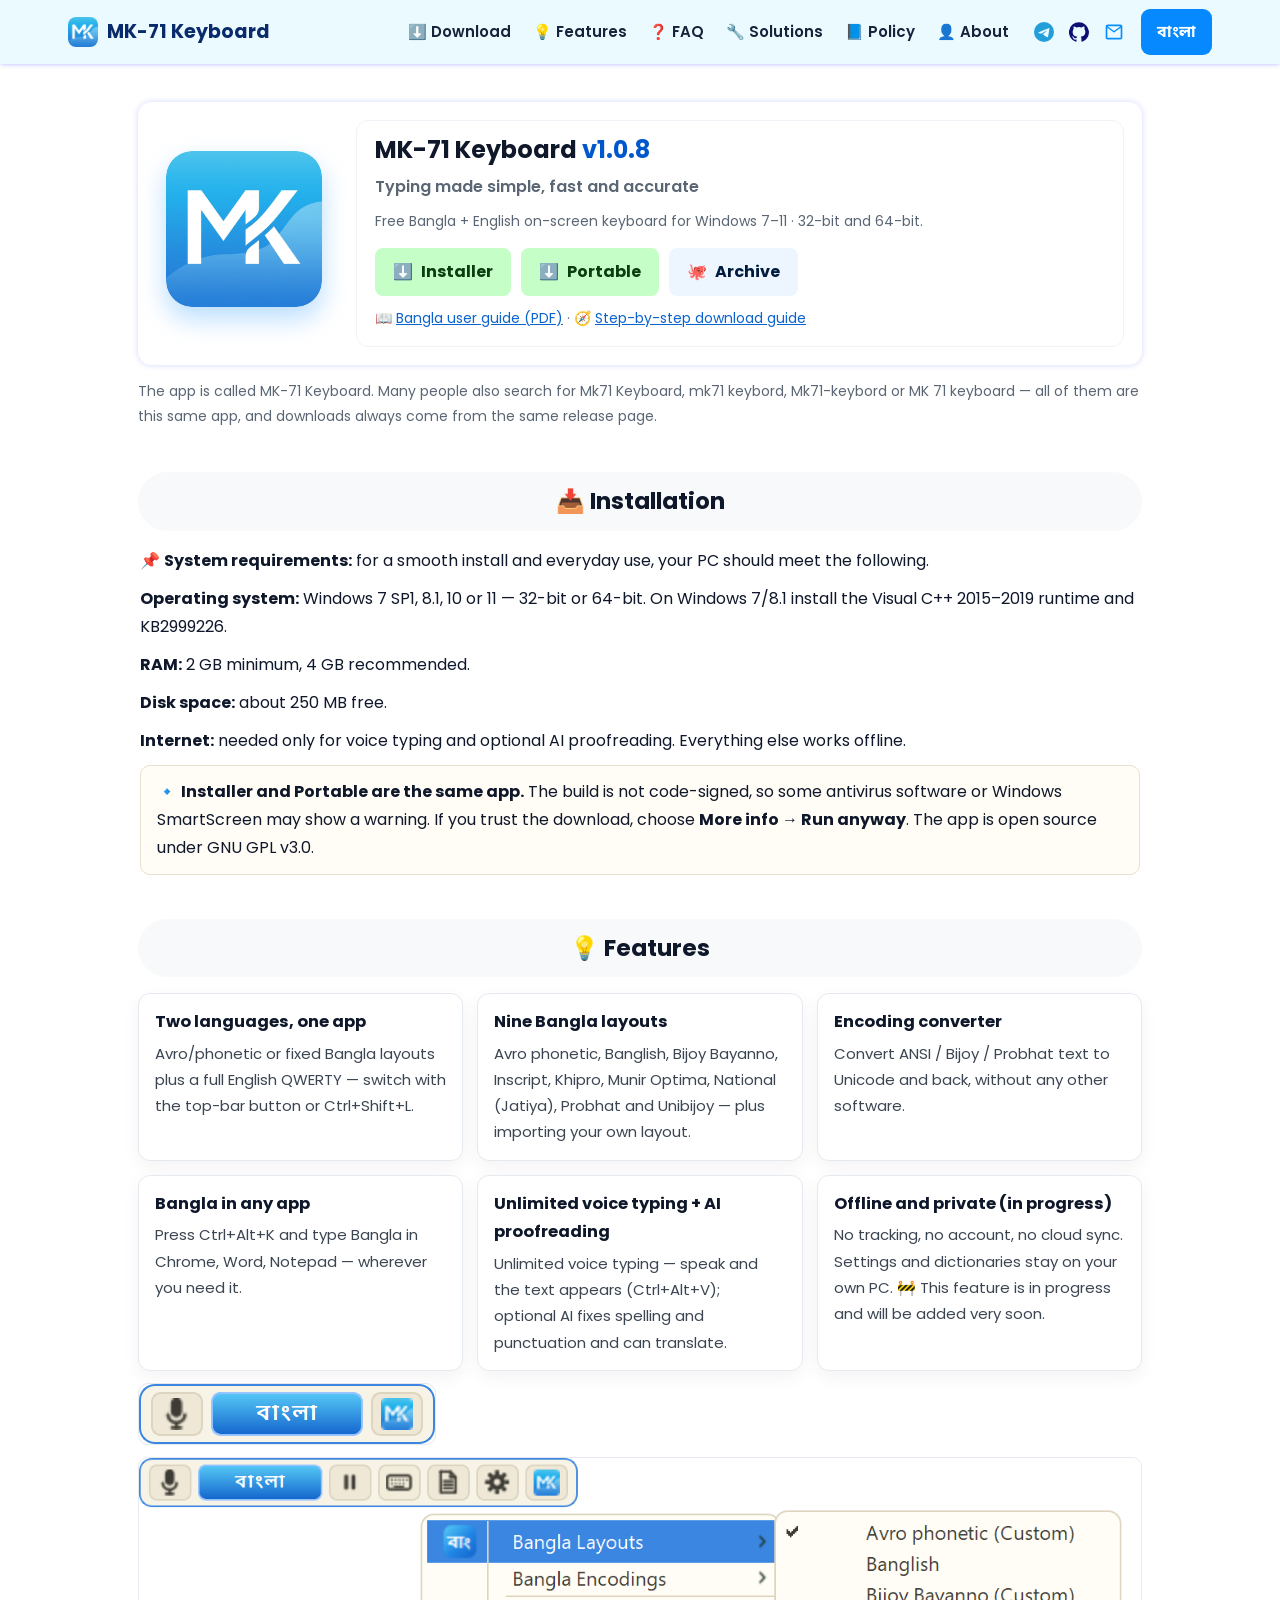
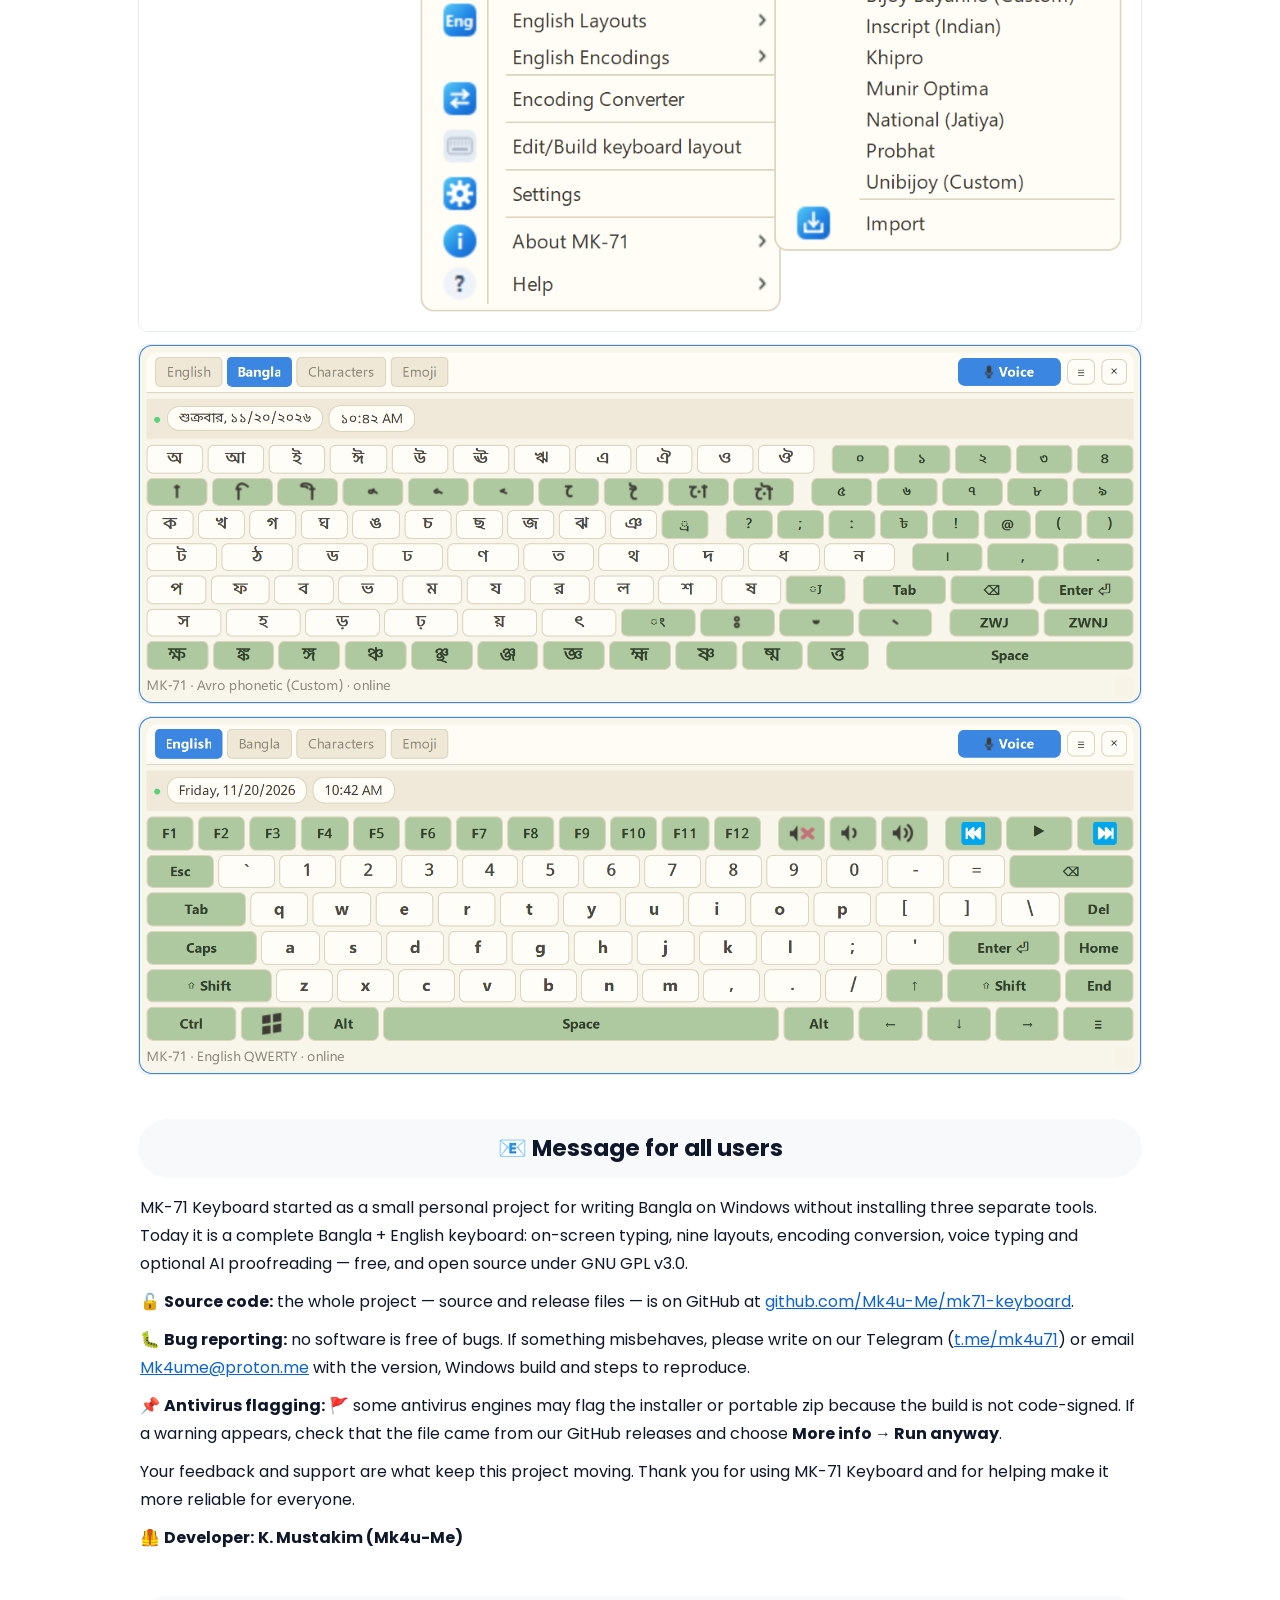
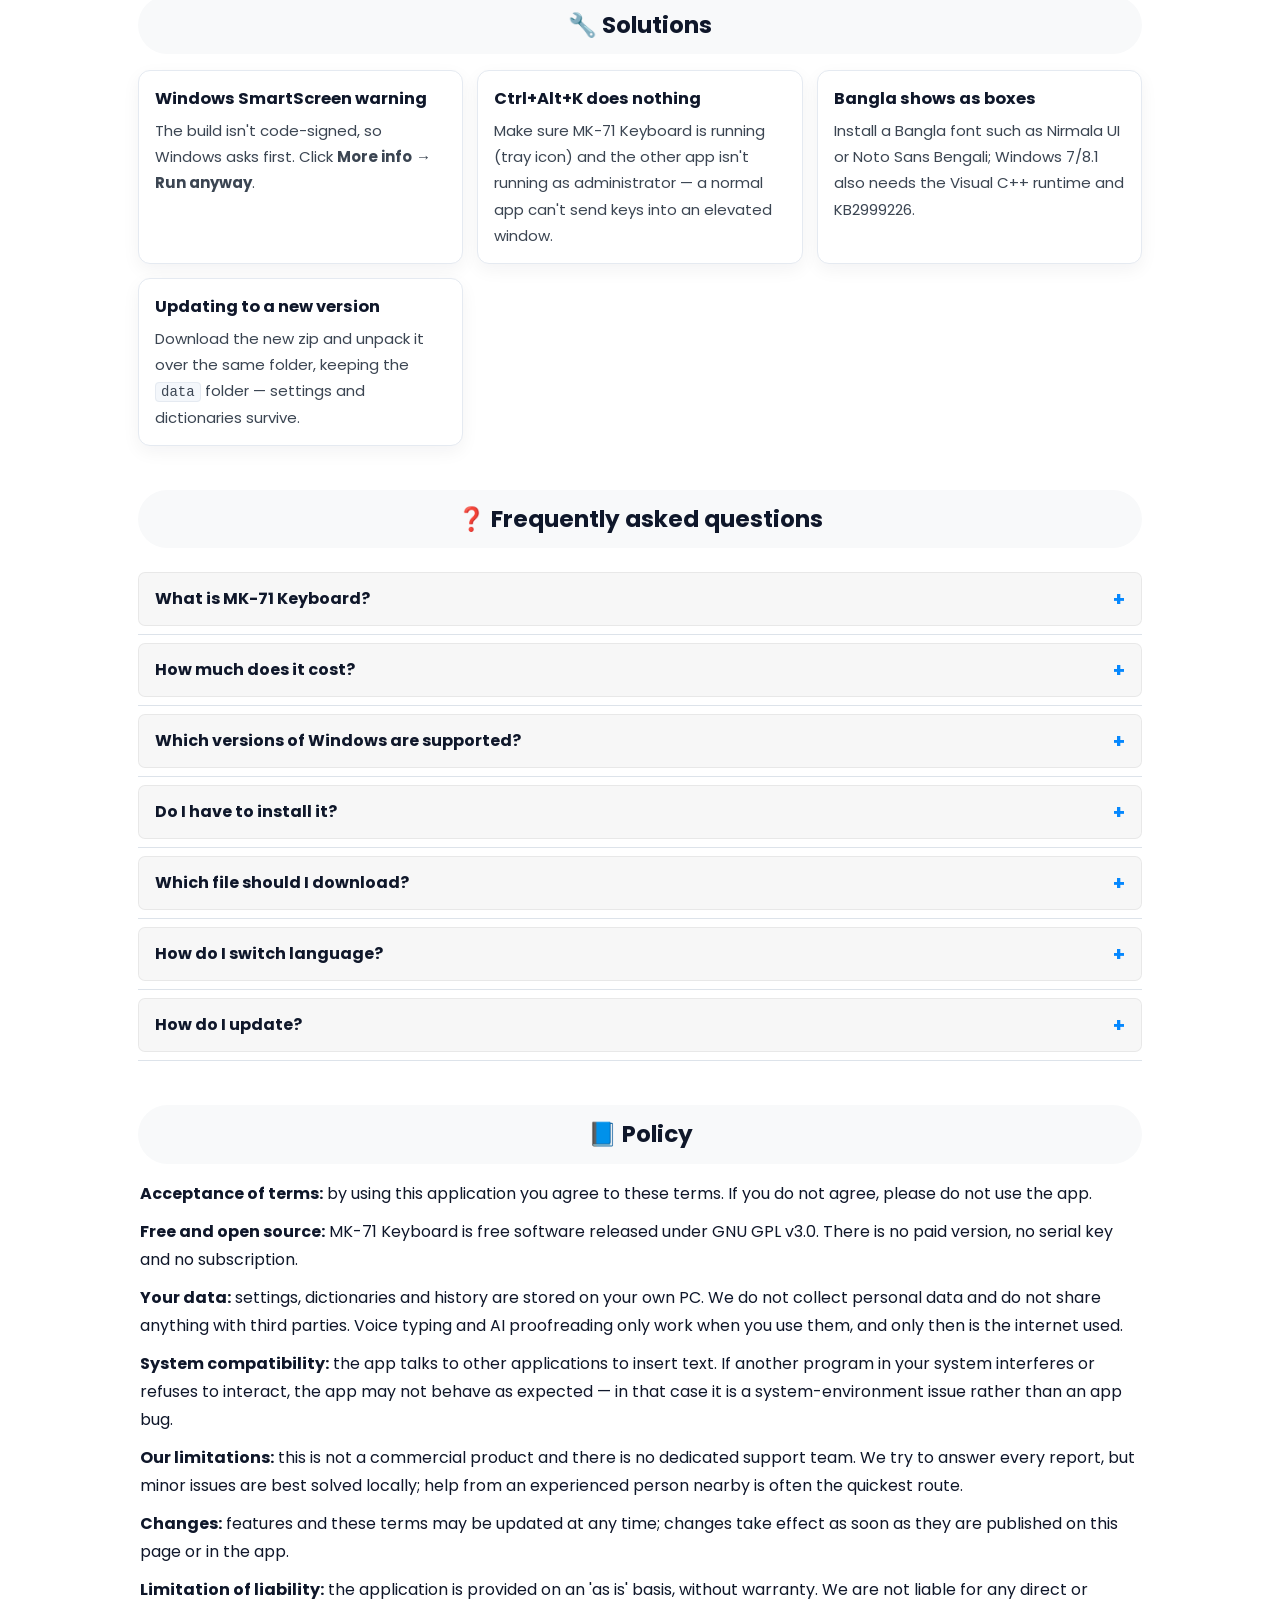
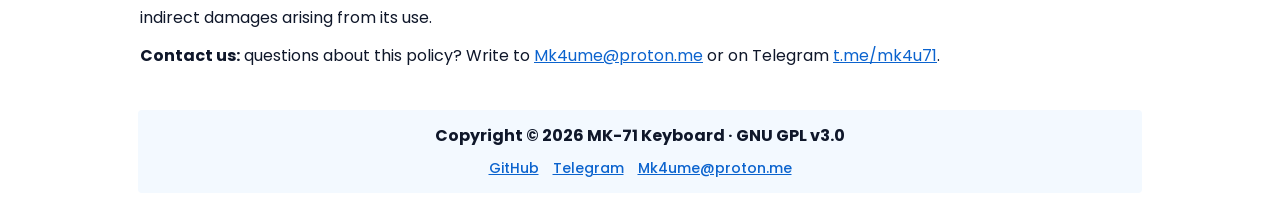
<file: docs/index.html>
<!DOCTYPE html>
<html lang="bn">
<head>
<meta charset="utf-8">
<script>document.documentElement.classList.add("lang-loading");</script>
<meta name="viewport" content="width=device-width, initial-scale=1">
<title>MK-71 Keyboard — বাংলা ও English ভয়েস টাইপিং কিবোর্ড (Windows) | Mk71 Keyboard</title>
<meta name="description" content="MK-71 Keyboard (Mk71 Keyboard / mk71 keyboard) — Windows 7–11-এর জন্য বাংলা ও English অন-স্ক্রিন কিবোর্ড। Avro, বিজয় ৫২, Probhat, Unibijoy লেআউট, এনকোডিং কনভার্টার, ভয়েস টাইপিং ও ঐচ্ছিক AI প্রুফরিডিং। ফ্রি ডাউনলোড (64-bit ও 32-bit)।">
<meta name="keywords" content="MK-71 Keyboard, Mk71 Keyboard, mk71 keyboard, mk71-keybord, Mk71-keybord, mk71 keybord, MK 71 keyboard, বাংলা কিবোর্ড, Bangla keyboard for Windows, Bengali keyboard, Avro keyboard alternative, Bijoy 52, অভ্র কিবোর্ড, বিজয় ৫২, on-screen keyboard, ভয়েস টাইপিং">
<meta name="robots" content="index,follow,max-image-preview:large">
<meta name="google-site-verification" content="6675398ffe9e28ad">
<link rel="canonical" href="https://mk4u-me.github.io/mk71-keyboard/">
<link rel="icon" href="https://mk4u-me.github.io/mk71-keyboard/favicon.ico" sizes="any">
<link rel="icon" type="image/png" sizes="48x48" href="https://mk4u-me.github.io/mk71-keyboard/img/favicon-48.png">
<link rel="icon" type="image/png" sizes="96x96" href="https://mk4u-me.github.io/mk71-keyboard/img/favicon-96.png">
<link rel="icon" type="image/png" sizes="192x192" href="https://mk4u-me.github.io/mk71-keyboard/img/favicon-192.png">
<link rel="apple-touch-icon" href="https://mk4u-me.github.io/mk71-keyboard/img/favicon-192.png">
<meta name="twitter:card" content="summary_large_image">
<meta name="twitter:title" content="MK-71 Keyboard — বাংলা ও English ভয়েস টাইপিং কিবোর্ড (Windows)">
<meta name="twitter:description" content="Windows-এর জন্য ফ্রি বাংলা কিবোর্ড: Avro/বিজয় লেআউট, এনকোডিং কনভার্টার, ভয়েস টাইপিং।">
<meta name="twitter:image" content="https://mk4u-me.github.io/mk71-keyboard/screenshots/keyboard-bangla.png">
<meta property="og:type" content="website">
<meta property="og:site_name" content="MK-71 Keyboard">
<meta property="og:title" content="MK-71 Keyboard — বাংলা ও English ভয়েস টাইপিং কিবোর্ড (Windows)">
<meta property="og:description" content="Windows-এর জন্য বাংলা ও English কিবোর্ড: Avro/বিজয় লেআউট, এনকোডিং কনভার্টার, ভয়েস টাইপিং, AI প্রুফরিডিং। ফ্রি ডাউনলোড।">
<meta property="og:url" content="https://mk4u-me.github.io/mk71-keyboard/">
<meta property="og:image" content="https://mk4u-me.github.io/mk71-keyboard/screenshots/keyboard-bangla.png">
<script type="application/ld+json">
{
  "@context": "https://schema.org",
  "@type": "SoftwareApplication",
  "name": "MK-71 Keyboard",
  "alternateName": ["Mk71 Keyboard", "MK71 Keyboard", "MK 71 Keyboard", "mk71 keyboard", "mk71-keybord", "MK71 কিবোর্ড"],
  "applicationCategory": "UtilitiesApplication",
  "operatingSystem": "Windows 7, Windows 8.1, Windows 10, Windows 11",
  "description": "বাংলা ও English on-screen keyboard for Windows with phonetic and fixed Bangla layouts, encoding converter, voice typing and optional AI proofreading.",
  "url": "https://mk4u-me.github.io/mk71-keyboard/",
  "downloadUrl": "https://github.com/Mk4u-Me/mk71-keyboard/releases/latest",
  "softwareVersion": "1.0.8",
  "offers": { "@type": "Offer", "price": "0", "priceCurrency": "BDT" },
  "publisher": { "@type": "Organization", "name": "MK-71", "url": "https://github.com/Mk4u-Me" },
  "codeRepository": "https://github.com/Mk4u-Me/mk71-keyboard",
  "sameAs": [
    "https://github.com/Mk4u-Me/mk71-keyboard",
    "https://github.com/Mk4u-Me",
    "https://t.me/mk4u71"
  ],
  "screenshot": "https://mk4u-me.github.io/mk71-keyboard/screenshots/keyboard-bangla.png"
}
</script>
<script type="application/ld+json">
{
  "@context": "https://schema.org",
  "@type": "FAQPage",
  "mainEntity": [
    {
      "@type": "Question",
      "name": "Mk71 Keyboard কী?",
      "acceptedAnswer": { "@type": "Answer", "text": "Mk71 Keyboard (MK-71 Keyboard) হলো Windows-এর জন্য একটি ফ্রি বাংলা ও English কিবোর্ড অ্যাপ — অন-স্ক্রিন কিবোর্ড, ভয়েস টাইপিং, ANSI/Bijoy এনকোডিং কনভার্টার আর ঐচ্ছিক AI প্রুফরিডিং একসাথে।" }
    },
    {
      "@type": "Question",
      "name": "MK-71 Keyboard কি ফ্রি?",
      "acceptedAnswer": { "@type": "Answer", "text": "হ্যাঁ, সম্পূর্ণ ফ্রি ও ওপেন সোর্স (GNU GPL v3.0)। অ্যাক্টিভেশন, লাইসেন্স কি বা সাবস্ক্রিপশন নেই।" }
    },
    {
      "@type": "Question",
      "name": "কোন Windows-এ চলে?",
      "acceptedAnswer": { "@type": "Answer", "text": "Windows 7 SP1, 8.1, 10 ও 11 — ৩২-বিট ও ৬৪-বিট দুটোতেই।" }
    },
    {
      "@type": "Question",
      "name": "ইনস্টল করতে হবে?",
      "acceptedAnswer": { "@type": "Answer", "text": "না। পোর্টেবল জিপ আনজিপ করে MK-71 Keyboard.exe চালালেই হয়; চাইলে ইনস্টলারও আছে।" }
    },
    {
      "@type": "Question",
      "name": "কোন ফাইল নামাবো?",
      "acceptedAnswer": { "@type": "Answer", "text": "৬৪-বিট Windows-এর জন্য Windows_x64_Portable.zip, পুরোনো ৩২-বিট Windows 7/8.1-এর জন্য Windows_x32_Portable.zip। সেটআপ উইজার্ড চাইলে Windows_x64_Installer.zip বা Windows_x32_Installer.zip।" }
    },
    {
      "@type": "Question",
      "name": "ভাষা কীভাবে বদলাবো?",
      "acceptedAnswer": { "@type": "Answer", "text": "টপ বারের বাংলা/English বাটন, অথবা Ctrl+Shift+L। অন্য যেকোনো অ্যাপে বাংলা লিখতে Ctrl+Alt+K।" }
    }
  ]
}
</script>
<link rel="preconnect" href="https://fonts.googleapis.com">
<link rel="preconnect" href="https://fonts.gstatic.com" crossorigin>
<link href="https://fonts.googleapis.com/css2?family=Poppins:wght@400;500;600;700&family=Noto+Sans+Bengali:wght@400;600;700&display=swap" rel="stylesheet">
<link rel="stylesheet" href="style.css?v=1.1.1">
</head>
<body>

<nav class="nav">
  <div class="bar">
    <a class="brand" href="index.html"><img src="img/icon.png" alt="MK-71 Keyboard" width="30" height="30"><strong>MK-71 Keyboard</strong></a>
    <button class="nav-toggle" id="navToggle" type="button" aria-label="মেনু" aria-controls="navLinks" aria-expanded="false">
      <svg viewBox="0 0 24 24" aria-hidden="true"><path d="M3 6h18v2H3V6zm0 5h18v2H3v-2zm0 5h18v2H3v-2z"/></svg>
    </button>
    <ul class="nav-links" id="navLinks">
      <li><a href="download.html" data-en="⬇️ Download">⬇️ ডাউনলোড</a></li>
      <li><a href="#features" data-en="💡 Features">💡 ফিচার</a></li>
      <li><a href="#faq" data-en="❓ FAQ">❓ প্রশ্ন</a></li>
      <li><a href="#solutions" data-en="🔧 Solutions">🔧 সমাধান</a></li>
      <li><a href="#policy" data-en="📘 Policy">📘 নীতি</a></li>
      <li><a href="about.html" data-en="👤 About">👤 আমাদের সম্পর্কে</a></li>
      <li class="socials">
        <a href="https://t.me/mk4u71" target="_blank" rel="noopener" aria-label="Telegram" title="Telegram"><svg viewBox="0 0 24 24" style="fill:#229ED9" aria-hidden="true"><path d="M12 0a12 12 0 1 0 0 24 12 12 0 0 0 0-24zm5.9 7.2c.1 0 .3 0 .5.2.2.1.2.3.2.5l-.2.5-1.4 8.6c-.2.9-.5 1.2-.8 1.2-.7.1-1.2-.5-1.9-.9-1.1-.7-1.7-1.1-2.7-1.8-1.2-.8-.4-1.2.3-1.9.2-.2 3.2-3 3.3-3.2v-.2c0-.1-.2-.1-.2 0-.1 0-1.8 1.1-5.1 3.3-.5.3-.9.5-1.3.5-.4 0-1.3-.2-1.9-.4-.8-.2-1.4-.4-1.3-.8 0-.2.3-.4.9-.7 3.5-1.5 5.8-2.5 7-3 3.3-1.4 4-1.6 4.5-1.6z"/></svg></a>
        <a href="https://github.com/Mk4u-Me/mk71-keyboard" target="_blank" rel="noopener" aria-label="GitHub" title="GitHub"><svg viewBox="0 0 24 24" style="fill:#0e0f73" aria-hidden="true"><path d="M12 .3a12 12 0 0 0-3.8 23.4c.6.1.8-.3.8-.6v-2c-3.3.7-4-1.6-4-1.6-.5-1.4-1.3-1.8-1.3-1.8-1.1-.7.1-.7.1-.7 1.2.1 1.8 1.2 1.8 1.2 1.1 1.8 2.8 1.3 3.5 1 .1-.8.4-1.3.8-1.6-2.7-.3-5.5-1.3-5.5-5.9 0-1.3.5-2.4 1.2-3.2-.1-.3-.5-1.5.1-3.2 0 0 1-.3 3.3 1.2a11.5 11.5 0 0 1 6 0c2.3-1.5 3.3-1.2 3.3-1.2.6 1.7.2 2.9.1 3.2.8.8 1.2 1.9 1.2 3.2 0 4.6-2.8 5.6-5.5 5.9.4.4.8 1.1.8 2.2v3.3c0 .3.2.7.8.6A12 12 0 0 0 12 .3z"/></svg></a>
        <a href="mailto:Mk4ume@proton.me" aria-label="Email" title="Email"><svg viewBox="0 0 24 24" style="fill:#068eff" aria-hidden="true"><path d="M2 5.5A2.5 2.5 0 0 1 4.5 3h15A2.5 2.5 0 0 1 22 5.5v13a2.5 2.5 0 0 1-2.5 2.5h-15A2.5 2.5 0 0 1 2 18.5v-13zm2.2-.5 7.8 5.8L19.8 5H4.2zM20 6.9l-7.4 5.5a1 1 0 0 1-1.2 0L4 6.9v11.6c0 .3.2.5.5.5h15c.3 0 .5-.2.5-.5V6.9z"/></svg></a>
      </li>
      <li><button class="pill" id="langBtn" type="button">English</button></li>
    </ul>
  </div>
</nav>

<main class="wrap">

  <section class="hero">
    <div class="hero-logo">
      <a href="MK-71%20Keyboard%20-%20User%20Guide.pdf" target="_blank" rel="noopener" title="বাংলা ইউজার গাইড (PDF)">
        <img src="img/icon.png" alt="MK-71 Keyboard আইকন" width="156" height="156">
      </a>
    </div>
    <div class="card">
      <h1>MK-71 Keyboard <span class="ver">v1.0.8</span></h1>
      <p class="tagline" data-en="Typing made simple, fast and accurate">টাইপিং হোক সহজ, দ্রুত আর নির্ভুল</p>
      <p class="mini" data-en="Free Bangla + English on-screen keyboard for Windows 7–11 · 32-bit and 64-bit.">Windows ৭–১১-এর জন্য ফ্রি বাংলা + English অন-স্ক্রিন কিবোর্ড · ৩২ ও ৬৪-বিট।</p>
      <div class="btns">
        <button class="btn btn-installer" type="button" data-open-modal>⬇️ <strong>Installer</strong></button>
        <button class="btn btn-installer" type="button" data-open-modal>⬇️ <strong>Portable</strong></button>
        <a class="btn btn-blue" href="https://github.com/Mk4u-Me/mk71-keyboard/releases" target="_blank" rel="noopener">🐙 <strong>Archive</strong></a>
      </div>
      <p class="mini" data-en="📖 <a href='MK-71%20Keyboard%20-%20User%20Guide.pdf' target='_blank' rel='noopener'>Bangla user guide (PDF)</a> · 🧭 <a href='download.html'>Step-by-step download guide</a>">📖 <a href="MK-71%20Keyboard%20-%20User%20Guide.pdf" target="_blank" rel="noopener">বাংলা ইউজার গাইড (PDF)</a> · 🧭 <a href="download.html">ধাপে ধাপে ডাউনলোড গাইড</a></p>
    </div>
  </section>

  <p class="mini" style="margin-top:14px" data-en="The app is called MK-71 Keyboard. Many people also search for Mk71 Keyboard, mk71 keybord, Mk71-keybord or MK 71 keyboard — all of them are this same app, and downloads always come from the same release page.">অ্যাপটির পুরো নাম <b>MK-71 Keyboard</b>। অনেকে এটাকে <b>Mk71 Keyboard</b>, <b>mk71 keybord</b>, <b>Mk71-keybord</b> বা <b>MK 71 keyboard</b> লিখেও খোঁজেন — সবগুলোই এই একই অ্যাপ, আর ডাউনলোড সবসময় একই রিলিজ পেজ থেকে হয়।</p>

  <h2 class="sec" id="installation" data-en="📥 Installation">📥 ইনস্টলেশন</h2>
  <div class="body-box">
    <p data-en="📌 <b>System requirements:</b> for a smooth install and everyday use, your PC should meet the following."><b>📌 সিস্টেম চাহিদা:</b> ইনস্টল ও নিত্যদিনের ব্যবহার নির্বিঘ্ন হতে হলে আপনার পিসিতে নিচের বিষয়গুলো থাকা দরকার।</p>
    <p data-en="<b>Operating system:</b> Windows 7 SP1, 8.1, 10 or 11 — 32-bit or 64-bit. On Windows 7/8.1 install the Visual C++ 2015–2019 runtime and KB2999226."><b>অপারেটিং সিস্টেম:</b> Windows 7 SP1, 8.1, 10 বা 11 — ৩২-বিট বা ৬৪-বিট। Windows 7/8.1-এ Visual C++ 2015–2019 runtime আর KB2999226 ইনস্টল থাকতে হবে।</p>
    <p data-en="<b>RAM:</b> 2 GB minimum, 4 GB recommended."><b>র‍্যাম:</b> ন্যূনতম ২ GB, ৪ GB হলে আরও ভালো।</p>
    <p data-en="<b>Disk space:</b> about 250 MB free."><b>ডিস্ক স্পেস:</b> প্রায় ২৫০ MB ফাঁকা জায়গা।</p>
    <p data-en="<b>Internet:</b> needed only for voice typing and optional AI proofreading. Everything else works offline."><b>ইন্টারনেট:</b> শুধু ভয়েস টাইপিং আর ঐচ্ছিক AI প্রুফরিডিং-এ লাগে। বাকি সব ফিচার অফলাইনেই চলে।</p>
    <p class="note" data-en="🔹 <b>Installer and Portable are the same app.</b> The build is not code-signed, so some antivirus software or Windows SmartScreen may show a warning. If you trust the download, choose <b>More info → Run anyway</b>. The app is open source under GNU GPL v3.0.">🔹 <b>ইনস্টলার আর পোর্টেবল — দুটোই একই অ্যাপ।</b> বিল্ডটি কোড-সাইন করা নয়, তাই কিছু অ্যান্টিভাইরাস বা Windows SmartScreen সতর্কতা দেখাতে পারে। ফাইলটি বিশ্বাসযোগ্য মনে হলে <b>More info → Run anyway</b> চাপুন। অ্যাপটি GNU GPL v3.0 লাইসেন্সে ওপেন সোর্স।</p>
  </div>

  <h2 class="sec" id="features" data-en="💡 Features">💡 ফিচার</h2>
  <div class="grid">
    <div class="tile">
      <h3 data-en="Two languages, one app">দুটো ভাষা, এক অ্যাপ</h3>
      <p data-en="Avro/phonetic or fixed Bangla layouts plus a full English QWERTY — switch with the top-bar button or Ctrl+Shift+L.">Avro/ফোনেটিক বা ফিক্সড বাংলা লেআউট, সাথে পূর্ণ English QWERTY — টপ বারের বাটন বা Ctrl+Shift+L দিয়ে বদলান।</p>
    </div>
    <div class="tile">
      <h3 data-en="Nine Bangla layouts">৯টি বাংলা লেআউট</h3>
      <p data-en="Avro phonetic, Banglish, Bijoy Bayanno, Inscript, Khipro, Munir Optima, National (Jatiya), Probhat and Unibijoy — plus importing your own layout.">Avro phonetic, Banglish, Bijoy Bayanno, Inscript, Khipro, Munir Optima, National (Jatiya), Probhat ও Unibijoy — সাথে নিজের লেআউট Import করার সুবিধা।</p>
    </div>
    <div class="tile">
      <h3 data-en="Encoding converter">এনকোডিং কনভার্টার</h3>
      <p data-en="Convert ANSI / Bijoy / Probhat text to Unicode and back, without any other software.">ANSI / Bijoy / Probhat লেখা Unicode-এ আর Unicode থেকে ফিরিয়ে — আলাদা কোনো সফটওয়্যার ছাড়াই।</p>
    </div>
    <div class="tile">
      <h3 data-en="Bangla in any app">অন্য অ্যাপেও বাংলা</h3>
      <p data-en="Press Ctrl+Alt+K and type Bangla in Chrome, Word, Notepad — wherever you need it.">Ctrl+Alt+K চেপে Chrome, Word, Notepad — যেখানে দরকার সেখানেই বাংলা লিখুন।</p>
    </div>
    <div class="tile">
      <h3 data-en="Unlimited voice typing + AI proofreading">আনলিমিটেড ভয়েস টাইপিং + AI প্রুফরিডিং</h3>
      <p data-en="Unlimited voice typing — speak and the text appears (Ctrl+Alt+V); optional AI fixes spelling and punctuation and can translate.">আনলিমিটেড ভয়েস টাইপিং — মাইকে বলুন, লেখা বসে যাবে (Ctrl+Alt+V); ঐচ্ছিক AI বানান-যতিচিহ্ন ঠিক করে, অনুবাদও করতে পারে।</p>
    </div>
    <div class="tile">
      <h3 data-en="Offline and private (in progress)">অফলাইন ও প্রাইভেট <span class="soon">কাজ চলছে</span></h3>
      <p data-en="No tracking, no account, no cloud sync. Settings and dictionaries stay on your own PC. 🚧 This feature is in progress and will be added very soon.">কোনো ট্র্যাকিং, অ্যাকাউন্ট বা ক্লাউড সিঙ্ক নেই। সেটিংস আর অভিধান আপনার নিজের পিসিতেই থাকে। 🚧 কাজ চলছে — ফিচারটি খুব শীঘ্রই যোগ করা হবে।</p>
    </div>
  </div>

  <div class="shots">
    <img class="shot-left" src="screenshots/topbar.png" alt="MK-71 Keyboard-এর টপ বার — মাইক, বাংলা/English বাটন ও MK আইকন" width="296" height="60">
    <img src="screenshots/layouts-menu.png" alt="MK-71 Keyboard — টপ বার ও বাংলা লেআউট মেনু (Avro, Bijoy Bayanno, Probhat, Unibijoy)" width="1224" height="578">
    <img src="screenshots/keyboard-bangla.png" alt="MK-71 Keyboard — বাংলা কিবোর্ড (Avro phonetic লেআউট)" width="1872" height="668">
    <img src="screenshots/keyboard-english.png" alt="MK-71 Keyboard — English QWERTY কিবোর্ড" width="1872" height="668">
  </div>

  <h2 class="sec" id="message" data-en="📧 Message for all users">📧 সব ব্যবহারকারীর জন্য</h2>
  <div class="body-box">
    <p data-en="MK-71 Keyboard started as a small personal project for writing Bangla on Windows without installing three separate tools. Today it is a complete Bangla + English keyboard: on-screen typing, nine layouts, encoding conversion, voice typing and optional AI proofreading — free, and open source under GNU GPL v3.0.">MK-71 Keyboard শুরু হয়েছিল একটা ছোট ব্যক্তিগত প্রয়াস হিসেবে — Windows-এ বাংলা লেখার জন্য তিনটি আলাদা সফটওয়্যার ইনস্টল না করেই কাজ চালানো যায়। আজ এটি একটি পূর্ণ বাংলা + English কিবোর্ড: অন-স্ক্রিন টাইপিং, ৯টি লেআউট, এনকোডিং কনভার্শন, ভয়েস টাইপিং আর ঐচ্ছিক AI প্রুফরিডিং — সম্পূর্ণ ফ্রি এবং GNU GPL v3.0-এ ওপেন সোর্স।</p>
    <p data-en="🔓 <b>Source code:</b> the whole project — source and release files — is on GitHub at <a href='https://github.com/Mk4u-Me/mk71-keyboard'>github.com/Mk4u-Me/mk71-keyboard</a>.">🔓 <b>সোর্স কোড:</b> পুরো প্রজেক্ট — সোর্স আর রিলিজ ফাইলসহ — GitHub-এ আছে <a href="https://github.com/Mk4u-Me/mk71-keyboard">github.com/Mk4u-Me/mk71-keyboard</a>-এ।</p>
    <p data-en="🐛 <b>Bug reporting:</b> no software is free of bugs. If something misbehaves, please write on our Telegram (<a href='https://t.me/mk4u71'>t.me/mk4u71</a>) or email <a href='mailto:Mk4ume@proton.me'>Mk4ume@proton.me</a> with the version, Windows build and steps to reproduce.">🐛 <b>বাগ রিপোর্ট:</b> কোনো সফটওয়্যারই সম্পূর্ণ ত্রুটিমুক্ত নয়। কোনো সমস্যা হলে Telegram (<a href="https://t.me/mk4u71">t.me/mk4u71</a>) বা <a href="mailto:Mk4ume@proton.me">Mk4ume@proton.me</a>-এ ভרסন, Windows বিল্ড আর কীভাবে সমস্যাটি হচ্ছে লিখে জানান।</p>
    <p data-en="📌 <b>Antivirus flagging:</b> 🚩 some antivirus engines may flag the installer or portable zip because the build is not code-signed. If a warning appears, check that the file came from our GitHub releases and choose <b>More info → Run anyway</b>.">📌 <b>অ্যান্টিভাইরাস সতর্কতা:</b> 🚩 বিল্ডটি কোড-সাইন করা না থাকায় কিছু অ্যান্টিভাইরাস ইনস্টলার বা পোর্টেবল জিপ চিহ্নিত করতে পারে। সতর্কতা এলে ফাইলটি আমাদের GitHub রিলিজ থেকে নেওয়া কিনা দেখে নিন, তারপর <b>More info → Run anyway</b> চাপুন।</p>
    <p data-en="Your feedback and support are what keep this project moving. Thank you for using MK-71 Keyboard and for helping make it more reliable for everyone.">আপনার মতামত আর সমর্থনেই এই প্রজেক্ট এগিয়ে চলে। MK-71 Keyboard ব্যবহার করার জন্য আর এটিকে আরও নির্ভরযোগ্য করতে সাহায্য করার জন্য ধন্যবাদ।</p>
    <p data-en="🦺 <b>Developer:</b> <b>K. Mustakim (Mk4u-Me)</b>">🦺 <b>ডেভেলপার:</b> <b>K. Mustakim (Mk4u-Me)</b></p>
  </div>

  <h2 class="sec" id="solutions" data-en="🔧 Solutions">🔧 সমাধান</h2>
  <div class="grid">
    <div class="tile">
      <h3 data-en="Windows SmartScreen warning">Windows SmartScreen সতর্কতা</h3>
      <p data-en="The build isn't code-signed, so Windows asks first. Click <b>More info</b> → <b>Run anyway</b>.">বিল্ডটি কোড-সাইন করা নয়, তাই Windows আগে জিজ্ঞেস করে। <b>More info</b> → <b>Run anyway</b> চাপুন।</p>
    </div>
    <div class="tile">
      <h3 data-en="Ctrl+Alt+K does nothing">Ctrl+Alt+K কাজ করছে না</h3>
      <p data-en="Make sure MK-71 Keyboard is running (tray icon) and the other app isn't running as administrator — a normal app can't send keys into an elevated window.">MK-71 Keyboard চালু আছে কিনা (ট্রে আইকন) দেখুন, আর অন্য অ্যাপটি administrator হিসেবে চলছে কিনা — সাধারণ অ্যাপ elevated উইন্ডোতে কী পাঠাতে পারে না।</p>
    </div>
    <div class="tile">
      <h3 data-en="Bangla shows as boxes">বাংলা অক্ষর বক্স দেখাচ্ছে</h3>
      <p data-en="Install a Bangla font such as Nirmala UI or Noto Sans Bengali; Windows 7/8.1 also needs the Visual C++ runtime and KB2999226.">Nirmala UI বা Noto Sans Bengali-র মতো বাংলা ফন্ট ইনস্টল করুন; Windows 7/8.1-এ Visual C++ runtime আর KB2999226-ও লাগবে।</p>
    </div>
    <div class="tile">
      <h3 data-en="Updating to a new version">নতুন ভার্সনে আপডেট</h3>
      <p data-en="Download the new zip and unpack it over the same folder, keeping the <code>data</code> folder — settings and dictionaries survive.">নতুন জিপ নামিয়ে একই ফোল্ডারে আনজিপ করুন, তবে <code>data</code> ফোল্ডারটি রাখুন — সেটিংস আর অভিধান হারাবে না।</p>
    </div>
  </div>

  <h2 class="sec" id="faq" data-en="❓ Frequently asked questions">❓ প্রশ্ন ও উত্তর</h2>
  <div class="faq">
    <div class="faq-item">
      <button class="faq-q" type="button" aria-expanded="false" data-en="What is MK-71 Keyboard?">MK-71 Keyboard কী?</button>
      <div class="faq-a"><p data-en="A small Windows app for writing Bangla and English: on-screen keyboard, nine Bangla layouts, encoding converter, voice typing and optional AI proofreading — all in one place.">বাংলা ও English লেখার একটি ছোট Windows অ্যাপ — অন-স্ক্রিন কিবোর্ড, ৯টি বাংলা লেআউট, এনকোডিং কনভার্টার, ভয়েস টাইপিং আর ঐচ্ছিক AI প্রুফরিডিং একসাথে।</p></div>
    </div>
    <div class="faq-item">
      <button class="faq-q" type="button" aria-expanded="false" data-en="How much does it cost?">দাম কত?</button>
      <div class="faq-a"><p data-en="Free. There is no activation, licence key or subscription; the source is published under GNU GPL v3.0.">ফ্রি। কোনো অ্যাক্টিভেশন, লাইসেন্স কি বা সাবস্ক্রিপশন নেই; সোর্স GNU GPL v3.0-এ প্রকাশিত।</p></div>
    </div>
    <div class="faq-item">
      <button class="faq-q" type="button" aria-expanded="false" data-en="Which versions of Windows are supported?">কোন Windows-এ চলে?</button>
      <div class="faq-a"><p data-en="Windows 7 SP1, 8.1, 10 and 11, on both 32-bit and 64-bit.">Windows 7 SP1, 8.1, 10 ও 11 — ৩২-বিট ও ৬৪-বিট দুটোতেই।</p></div>
    </div>
    <div class="faq-item">
      <button class="faq-q" type="button" aria-expanded="false" data-en="Do I have to install it?">ইনস্টল করতে হবে?</button>
      <div class="faq-a"><p data-en="No. Unpack the portable zip and run MK-71 Keyboard.exe — settings stay in that folder, so you can even carry it on a USB drive. An installer with Start Menu and uninstall entries is also available.">না। পোর্টেবল জিপ আনজিপ করে MK-71 Keyboard.exe চালালেই হয় — সেটিংস ওই ফোল্ডারেই থাকে, তাই পেনড্রাইভেও নেওয়া যায়। Start Menu ও Uninstall এন্ট্রিসহ ইনস্টলারও আছে।</p></div>
    </div>
    <div class="faq-item">
      <button class="faq-q" type="button" aria-expanded="false" data-en="Which file should I download?">কোন ফাইল নামাবো?</button>
      <div class="faq-a"><p data-en="64-bit Windows 10/11: <code>Windows_x64_Portable.zip</code>. Old 32-bit Windows 7/8.1: <code>Windows_x32_Portable.zip</code>. If you want a setup wizard, take the matching <code>_Installer.zip</code>.">৬৪-বিট Windows 10/11: <code>Windows_x64_Portable.zip</code>। পুরোনো ৩২-বিট Windows 7/8.1: <code>Windows_x32_Portable.zip</code>। সেটআপ উইজার্ড চাইলে সংশ্লিষ্ট <code>_Installer.zip</code>।</p></div>
    </div>
    <div class="faq-item">
      <button class="faq-q" type="button" aria-expanded="false" data-en="How do I switch language?">ভাষা কীভাবে বদলাবো?</button>
      <div class="faq-a"><p data-en="Use the বাংলা/English button in the top bar, or Ctrl+Shift+L. To write Bangla in another app, press Ctrl+Alt+K.">টপ বারের <b>বাংলা/English</b> বাটন, অথবা <b>Ctrl+Shift+L</b>। অন্য অ্যাপে বাংলা লিখতে <b>Ctrl+Alt+K</b>।</p></div>
    </div>
    <div class="faq-item">
      <button class="faq-q" type="button" aria-expanded="false" data-en="How do I update?">আপডেট কীভাবে?</button>
      <div class="faq-a"><p data-en="Download the new release zip and unpack it into the same folder; because settings live in the <code>data</code> folder, nothing is lost.">নতুন রিলিজের জিপটি নামিয়ে একই ফোল্ডারে বসিয়ে দিন — সেটিংস <code>data</code> ফোল্ডারে থাকায় কিছুই হারায় না।</p></div>
    </div>
  </div>

  <h2 class="sec" id="policy" data-en="📘 Policy">📘 নীতি</h2>
  <div class="body-box policy">
    <p data-en="<b>Acceptance of terms:</b> by using this application you agree to these terms. If you do not agree, please do not use the app."><b>শর্তের গ্রহণযোগ্যতা:</b> অ্যাপটি ব্যবহার করলে আপনি এই শর্তগুলো মেনে নিচ্ছেন। সম্মত না হলে অ্যাপটি ব্যবহার করবেন না।</p>
    <p data-en="<b>Free and open source:</b> MK-71 Keyboard is free software released under GNU GPL v3.0. There is no paid version, no serial key and no subscription."><b>ফ্রি ও ওপেন সোর্স:</b> MK-71 Keyboard GNU GPL v3.0-এর অধীনে প্রকাশিত ফ্রি সফটওয়্যার। কোনো পেইড ভার্সন, সিরিয়াল কি বা সাবস্ক্রিপশন নেই।</p>
    <p data-en="<b>Your data:</b> settings, dictionaries and history are stored on your own PC. We do not collect personal data and do not share anything with third parties. Voice typing and AI proofreading only work when you use them, and only then is the internet used."><b>আপনার ডেটা:</b> সেটিংস, অভিধান আর হিস্টোরি আপনার নিজের পিসিতেই থাকে। আমরা ব্যক্তিগত কোনো ডেটা সংগ্রহ করি না, তৃতীয় পক্ষের সাথে শেয়ারও করি না। ভয়েস টাইপিং ও AI প্রুফরিডিং আপনি ব্যবহার করলেই কেবল ইন্টারনেট লাগে।</p>
    <p data-en="<b>System compatibility:</b> the app talks to other applications to insert text. If another program in your system interferes or refuses to interact, the app may not behave as expected — in that case it is a system-environment issue rather than an app bug."><b>সিস্টেম কম্প্যাটিবিলিটি:</b> টেক্সট বসানোর জন্য অ্যাপটি অন্য অ্যাপ্লিকেশনের সাথে যোগাযোগ করে। সিস্টেমের অন্য কোনো প্রোগ্রাম বাধা দিলে বা যোগাযোগে ব্যর্থ হলে অ্যাপ প্রত্যাশামতো কাজ নাও করতে পারে — সেক্ষেত্রে এটি অ্যাপের বাগ নয়, সিস্টেম এনভায়রনমেন্টের সমস্যা।</p>
    <p data-en="<b>Our limitations:</b> this is not a commercial product and there is no dedicated support team. We try to answer every report, but minor issues are best solved locally; help from an experienced person nearby is often the quickest route."><b>আমাদের সীমাবদ্ধতা:</b> এটি বাণিজ্যিক পণ্য নয়, আলাদা সাপোর্ট টিমও নেই। প্রতিটি রিপোর্টের উত্তর দেওয়ার চেষ্টা করি, তবে ছোট সমস্যা নিজে সমাধান করাই ভালো; কাছের অভিজ্ঞ কারও সাহায্য নিলে দ্রুত সমাধান মেলে।</p>
    <p data-en="<b>Changes:</b> features and these terms may be updated at any time; changes take effect as soon as they are published on this page or in the app."><b>পরিবর্তন:</b> ফিচার ও এই শর্ত যেকোনো সময় হালনাগাদ হতে পারে; এই পেজে বা অ্যাপে প্রকাশের সাথে সাথেই সেগুলো কার্যকর হবে।</p>
    <p data-en="<b>Limitation of liability:</b> the application is provided on an 'as is' basis, without warranty. We are not liable for any direct or indirect damages arising from its use."><b>দায়সীমা:</b> অ্যাপটি কোনো ওয়ারেন্টি ছাড়া “যেমন আছে তেমন” ভিত্তিতে দেওয়া হয়। এটি ব্যবহারে কোনো প্রত্যক্ষ বা পরোক্ষ ক্ষতির জন্য আমরা দায়ী নই।</p>
    <p data-en="<b>Contact us:</b> questions about this policy? Write to <a href='mailto:Mk4ume@proton.me'>Mk4ume@proton.me</a> or on Telegram <a href='https://t.me/mk4u71'>t.me/mk4u71</a>."><b>যোগাযোগ:</b> এই নীতি নিয়ে প্রশ্ন থাকলে <a href="mailto:Mk4ume@proton.me">Mk4ume@proton.me</a> বা Telegram <a href="https://t.me/mk4u71">t.me/mk4u71</a>-এ লিখুন।</p>
  </div>

  <footer class="footer">
    Copyright © 2026 MK-71 Keyboard · GNU GPL v3.0
    <div class="links">
      <a href="https://github.com/Mk4u-Me/mk71-keyboard" target="_blank" rel="noopener">GitHub</a>
      <a href="https://t.me/mk4u71" target="_blank" rel="noopener">Telegram</a>
      <a href="mailto:Mk4ume@proton.me">Mk4ume@proton.me</a>
    </div>
  </footer>

</main>

<div class="modal" id="dlModal" role="dialog" aria-modal="true" aria-labelledby="dlTitle">
  <div class="modal-box">
    <h2 id="dlTitle" data-en="Download MK-71 Keyboard">MK-71 Keyboard নামান</h2>
    <p data-en="📢 The Installer and Portable builds are <b>safe to use</b>, but because the build is not code-signed some antivirus software may flag them 🚩. The Portable zip needs no installation — unpack it and run <b>MK-71 Keyboard.exe</b>.">📢 ইনস্টলার ও পোর্টেবল — দুটোই <b>ব্যবহারে নিরাপদ</b>, তবে বিল্ডটি কোড-সাইন করা না থাকায় কিছু অ্যান্টিভাইরাস চিহ্নিত করতে পারে 🚩। পোর্টেবল জিপে ইনস্টল লাগে না — আনজিপ করে <b>MK-71 Keyboard.exe</b> চালালেই হয়।</p>
    <p data-en="🔵 Always download from this page or the official GitHub release; files from other sources may be modified.">🔵 সবসময় এই পেজ বা অফিসিয়াল GitHub রিলিজ থেকেই নামান; অন্য উৎসের ফাইল পরিবর্তিত থাকতে পারে।</p>
    <label class="ack"><input type="checkbox" id="dlAck"><span data-en="I've read the note and I want to download.">সতর্কতাটি পড়েছি, আমি নামাতে চাই।</span></label>
    <div class="modal-btns">
      <a class="btn btn-installer dl-link disabled" href="https://github.com/Mk4u-Me/mk71-keyboard/releases/latest/download/Windows_x64_Installer.zip">⬇️ Installer 64-bit</a>
      <a class="btn btn-installer dl-link disabled" href="https://github.com/Mk4u-Me/mk71-keyboard/releases/latest/download/Windows_x32_Installer.zip">⬇️ Installer 32-bit</a>
      <a class="btn btn-blue dl-link disabled" href="https://github.com/Mk4u-Me/mk71-keyboard/releases/latest/download/Windows_x64_Portable.zip">⬇️ Portable 64-bit</a>
      <a class="btn btn-blue dl-link disabled" href="https://github.com/Mk4u-Me/mk71-keyboard/releases/latest/download/Windows_x32_Portable.zip">⬇️ Portable 32-bit</a>
      <button class="btn btn-grey" type="button" data-close data-en="Cancel">বাতিল</button>
    </div>
    <p class="mini" style="margin-top:12px" data-en="Step-by-step help: <a href='download.html'>download &amp; install guide</a>.">ধাপে ধাপে সাহায্য: <a href="download.html">ডাউনলোড ও ইনস্টল গাইড</a>।</p>
  </div>
</div>

<script>
(function () {
  var nav = document.getElementById('navToggle');
  var links = document.getElementById('navLinks');
  nav.addEventListener('click', function () {
    var open = links.classList.toggle('open');
    nav.setAttribute('aria-expanded', open ? 'true' : 'false');
  });
  links.addEventListener('click', function (e) {
    if (e.target.closest('a')) links.classList.remove('open');
  });

  document.querySelectorAll('.faq-q').forEach(function (q) {
    q.addEventListener('click', function () {
      var item = q.parentElement;
      var wasOpen = item.classList.contains('open');
      document.querySelectorAll('.faq-item.open').forEach(function (o) {
        o.classList.remove('open');
        o.querySelector('.faq-q').setAttribute('aria-expanded', 'false');
      });
      if (!wasOpen) {
        item.classList.add('open');
        q.setAttribute('aria-expanded', 'true');
      }
    });
  });

  var modal = document.getElementById('dlModal');
  var ack = document.getElementById('dlAck');
  function syncLinks() {
    modal.querySelectorAll('.dl-link').forEach(function (a) {
      a.classList.toggle('disabled', !ack.checked);
      a.setAttribute('tabindex', ack.checked ? '0' : '-1');
      a.setAttribute('aria-disabled', ack.checked ? 'false' : 'true');
    });
  }
  function openModal() {
    modal.classList.add('open');
    document.body.classList.add('modal-open');
    ack.focus();
  }
  function closeModal() {
    modal.classList.remove('open');
    document.body.classList.remove('modal-open');
  }
  document.querySelectorAll('[data-open-modal]').forEach(function (b) {
    b.addEventListener('click', openModal);
  });
  modal.addEventListener('click', function (e) {
    if (e.target === modal || e.target.closest('[data-close]')) closeModal();
  });
  document.addEventListener('keydown', function (e) {
    if (e.key === 'Escape' && modal.classList.contains('open')) closeModal();
  });
  ack.addEventListener('change', syncLinks);
  syncLinks();

  // English is the page people land on; বাংলা is one click away. The text in
  // the HTML stays Bangla for search results and for browsers without
  // JavaScript, and this swaps it as the page loads.
  var langBtn = document.getElementById('langBtn');
  var lang = 'en';

  function applyLanguage(next) {
    lang = next === 'bn' ? 'bn' : 'en';
    document.documentElement.lang = lang;
    document.querySelectorAll('[data-en]').forEach(function (el) {
      if (!el.dataset.bn) el.dataset.bn = el.innerHTML;
      el.innerHTML = lang === 'en' ? el.dataset.en : el.dataset.bn;
    });
    langBtn.textContent = lang === 'bn' ? 'English' : 'বাংলা';
  }

  function rememberedLanguage() {
    try { return localStorage.getItem('mk71-lang'); } catch (e) { return null; }
  }

  try {
    // A visitor who picked বাংলা stays in Bangla on the next visit.
    applyLanguage(rememberedLanguage() === 'bn' ? 'bn' : 'en');
  } finally {
    document.documentElement.classList.remove('lang-loading');
  }

  langBtn.addEventListener('click', function () {
    applyLanguage(lang === 'bn' ? 'en' : 'bn');
    try { localStorage.setItem('mk71-lang', lang); } catch (e) {}
  });
})();
</script>
</body>
</html>
</file>
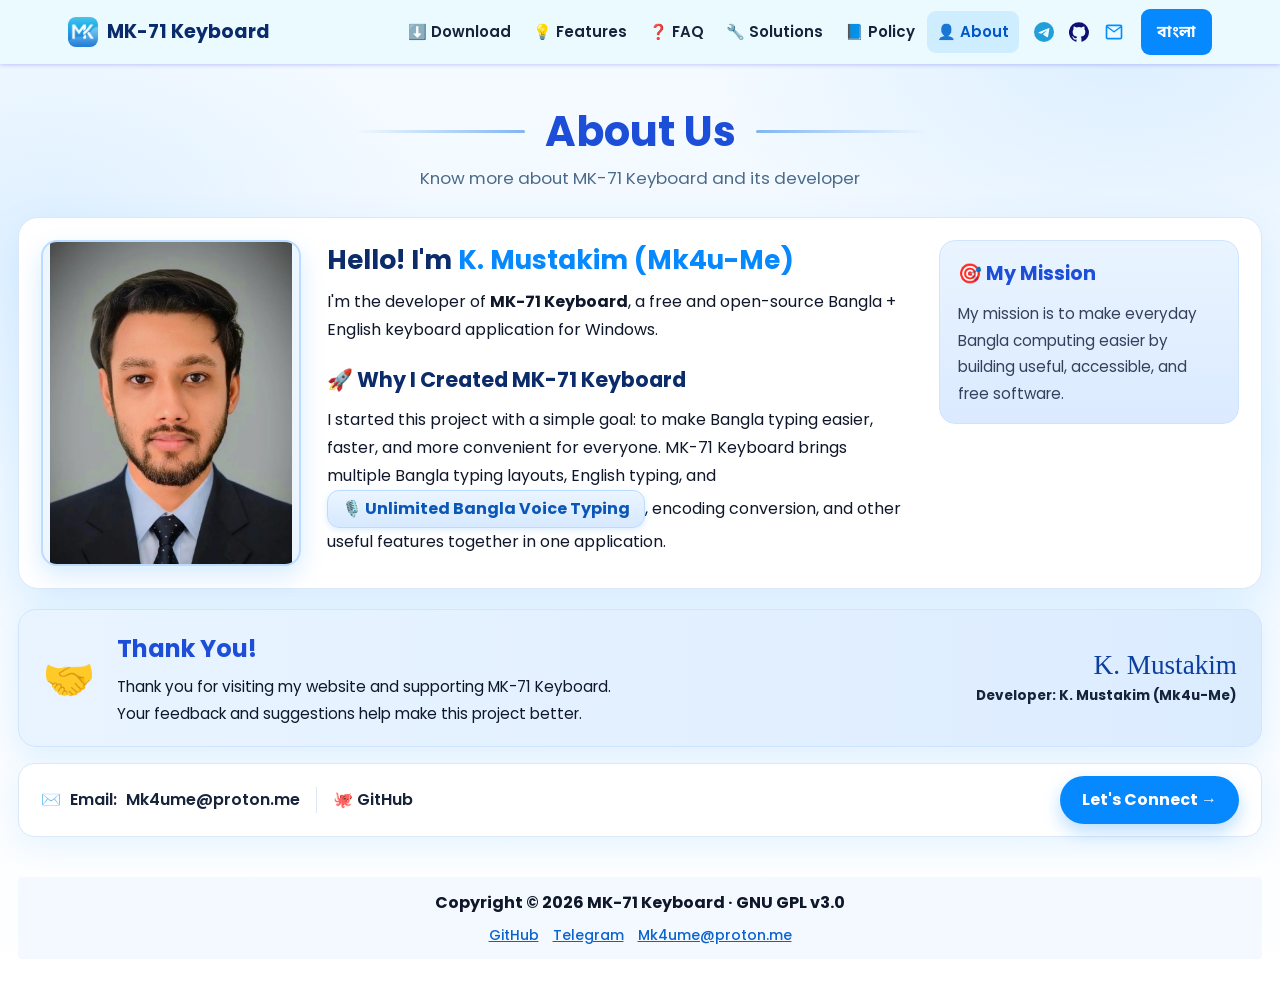
<file: docs/about.html>
<!DOCTYPE html>
<html lang="bn">
<head>
<meta charset="utf-8">
<script>document.documentElement.classList.add("lang-loading");</script>
<meta name="viewport" content="width=device-width, initial-scale=1">
<title>About Us — MK-71 Keyboard | কে. মুস্তাকিম (Mk4u-Me)</title>
<meta name="description" content="MK-71 Keyboard-এর ডেভেলপার কে. মুস্তাকিম (Mk4u-Me) সম্পর্কে জানুন — কেন এই ফ্রি ও ওপেন সোর্স বাংলা কিবোর্ড বানানো হলো, লক্ষ্য কী এবং যোগাযোগের ঠিকানা।">
<meta name="robots" content="index,follow,max-image-preview:large">
<link rel="canonical" href="https://mk4u-me.github.io/mk71-keyboard/about.html">
<link rel="icon" href="https://mk4u-me.github.io/mk71-keyboard/favicon.ico" sizes="any">
<link rel="icon" type="image/png" sizes="48x48" href="https://mk4u-me.github.io/mk71-keyboard/img/favicon-48.png">
<link rel="icon" type="image/png" sizes="96x96" href="https://mk4u-me.github.io/mk71-keyboard/img/favicon-96.png">
<link rel="apple-touch-icon" href="https://mk4u-me.github.io/mk71-keyboard/img/favicon-192.png">
<meta property="og:type" content="article">
<meta property="og:site_name" content="MK-71 Keyboard">
<meta property="og:title" content="About Us — MK-71 Keyboard">
<meta property="og:description" content="MK-71 Keyboard-এর ডেভেলপার কে. মুস্তাকিম (Mk4u-Me) — কেন এই ফ্রি বাংলা কিবোর্ড, লক্ষ্য ও যোগাযোগ।">
<meta property="og:url" content="https://mk4u-me.github.io/mk71-keyboard/about.html">
<meta property="og:image" content="https://mk4u-me.github.io/mk71-keyboard/img/developer.jpg">
<script type="application/ld+json">
{
  "@context": "https://schema.org",
  "@type": "AboutPage",
  "url": "https://mk4u-me.github.io/mk71-keyboard/about.html",
  "name": "About Us — MK-71 Keyboard",
  "mainEntity": {
    "@type": "Person",
    "name": "K. Mustakim (Mk4u-Me)",
    "email": "Mk4ume@proton.me",
    "image": "https://mk4u-me.github.io/mk71-keyboard/img/developer.jpg",
    "url": "https://mk4u-me.github.io/mk71-keyboard/",
    "sameAs": [
      "https://github.com/Mk4u-Me",
      "https://t.me/mk4u71"
    ]
  }
}
</script>
<link rel="preconnect" href="https://fonts.googleapis.com">
<link rel="preconnect" href="https://fonts.gstatic.com" crossorigin>
<link href="https://fonts.googleapis.com/css2?family=Poppins:wght@400;500;600;700&family=Noto+Sans+Bengali:wght@400;600;700&display=swap" rel="stylesheet">
<link rel="stylesheet" href="style.css?v=1.1.1">
</head>
<body class="about">

<nav class="nav">
  <div class="bar">
    <a class="brand" href="index.html"><img src="img/icon.png" alt="MK-71 Keyboard" width="30" height="30"><strong>MK-71 Keyboard</strong></a>
    <button class="nav-toggle" id="navToggle" type="button" aria-label="মেনু" aria-controls="navLinks" aria-expanded="false">
      <svg viewBox="0 0 24 24" aria-hidden="true"><path d="M3 6h18v2H3V6zm0 5h18v2H3v-2zm0 5h18v2H3v-2z"/></svg>
    </button>
    <ul class="nav-links" id="navLinks">
      <li><a href="download.html" data-en="⬇️ Download">⬇️ ডাউনলোড</a></li>
      <li><a href="index.html#features" data-en="💡 Features">💡 ফিচার</a></li>
      <li><a href="index.html#faq" data-en="❓ FAQ">❓ প্রশ্ন</a></li>
      <li><a href="index.html#solutions" data-en="🔧 Solutions">🔧 সমাধান</a></li>
      <li><a href="index.html#policy" data-en="📘 Policy">📘 নীতি</a></li>
      <li><a href="about.html" class="active" aria-current="page" data-en="👤 About">👤 আমাদের সম্পর্কে</a></li>
      <li class="socials">
        <a href="https://t.me/mk4u71" target="_blank" rel="noopener" aria-label="Telegram" title="Telegram"><svg viewBox="0 0 24 24" style="fill:#229ED9" aria-hidden="true"><path d="M12 0a12 12 0 1 0 0 24 12 12 0 0 0 0-24zm5.9 7.2c.1 0 .3 0 .5.2.2.1.2.3.2.5l-.2.5-1.4 8.6c-.2.9-.5 1.2-.8 1.2-.7.1-1.2-.5-1.9-.9-1.1-.7-1.7-1.1-2.7-1.8-1.2-.8-.4-1.2.3-1.9.2-.2 3.2-3 3.3-3.2v-.2c0-.1-.2-.1-.2 0-.1 0-1.8 1.1-5.1 3.3-.5.3-.9.5-1.3.5-.4 0-1.3-.2-1.9-.4-.8-.2-1.4-.4-1.3-.8 0-.2.3-.4.9-.7 3.5-1.5 5.8-2.5 7-3 3.3-1.4 4-1.6 4.5-1.6z"/></svg></a>
        <a href="https://github.com/Mk4u-Me/mk71-keyboard" target="_blank" rel="noopener" aria-label="GitHub" title="GitHub"><svg viewBox="0 0 24 24" style="fill:#0e0f73" aria-hidden="true"><path d="M12 .3a12 12 0 0 0-3.8 23.4c.6.1.8-.3.8-.6v-2c-3.3.7-4-1.6-4-1.6-.5-1.4-1.3-1.8-1.3-1.8-1.1-.7.1-.7.1-.7 1.2.1 1.8 1.2 1.8 1.2 1.1 1.8 2.8 1.3 3.5 1 .1-.8.4-1.3.8-1.6-2.7-.3-5.5-1.3-5.5-5.9 0-1.3.5-2.4 1.2-3.2-.1-.3-.5-1.5.1-3.2 0 0 1-.3 3.3 1.2a11.5 11.5 0 0 1 6 0c2.3-1.5 3.3-1.2 3.3-1.2.6 1.7.2 2.9.1 3.2.8.8 1.2 1.9 1.2 3.2 0 4.6-2.8 5.6-5.5 5.9.4.4.8 1.1.8 2.2v3.3c0 .3.2.7.8.6A12 12 0 0 0 12 .3z"/></svg></a>
        <a href="mailto:Mk4ume@proton.me" aria-label="Email" title="Email"><svg viewBox="0 0 24 24" style="fill:#068eff" aria-hidden="true"><path d="M2 5.5A2.5 2.5 0 0 1 4.5 3h15A2.5 2.5 0 0 1 22 5.5v13a2.5 2.5 0 0 1-2.5 2.5h-15A2.5 2.5 0 0 1 2 18.5v-13zm2.2-.5 7.8 5.8L19.8 5H4.2zM20 6.9l-7.4 5.5a1 1 0 0 1-1.2 0L4 6.9v11.6c0 .3.2.5.5.5h15c.3 0 .5-.2.5-.5V6.9z"/></svg></a>
      </li>
      <li><button class="pill" id="langBtn" type="button">English</button></li>
    </ul>
  </div>
</nav>

<main class="wrap about-page">

  <header class="about-head">
    <h1 data-en="About Us">আমাদের সম্পর্কে</h1>
    <p data-en="Know more about MK-71 Keyboard and its developer">MK-71 Keyboard আর এর ডেভেলপার সম্পর্কে জানুন</p>
  </header>

  <section class="about-card">
    <div class="about-photo">
      <img src="img/developer.jpg" alt="কে. মুস্তাকিম (Mk4u-Me) — MK-71 Keyboard-এর ডেভেলপার" width="720" height="960">
    </div>

    <div class="about-body">
      <h2 data-en="Hello! I'm <span class='hl'>K. Mustakim (Mk4u-Me)</span>">হ্যালো! আমি <span class="hl">কে. মুস্তাকিম (Mk4u-Me)</span></h2>
      <p data-en="I'm the developer of <b>MK-71 Keyboard</b>, a free and open-source Bangla + English keyboard application for Windows.">আমি <b>MK-71 Keyboard</b>-এর ডেভেলপার — Windows-এর জন্য একটি ফ্রি ও ওপেন সোর্স বাংলা + English কিবোর্ড অ্যাপ্লিকেশন।</p>

      <h3 data-en="🚀 Why I Created MK-71 Keyboard">🚀 কেন MK-71 Keyboard বানালাম</h3>
      <p data-en="I started this project with a simple goal: to make Bangla typing easier, faster, and more convenient for everyone. MK-71 Keyboard brings multiple Bangla typing layouts, English typing, and <span class='voice-pill'>🎙️ Unlimited Bangla Voice Typing</span>, encoding conversion, and other useful features together in one application.">শুরু করেছিলাম একটাই সহজ লক্ষ্য নিয়ে — বাংলা লেখা সবার জন্য সহজ, দ্রুত আর আরামদায়ক করা। MK-71 Keyboard একসাথে নিয়ে আসে একাধিক বাংলা টাইপিং লেআউট, English টাইপিং, <span class="voice-pill">🎙️ আনলিমিটেড বাংলা ভয়েস টাইপিং</span>, এনকোডিং কনভার্শন আর দরকারি সব ফিচার — একটিমাত্র অ্যাপে।</p>
    </div>

    <aside class="mission">
      <h3 data-en="🎯 My Mission">🎯 আমার লক্ষ্য</h3>
      <p data-en="My mission is to make everyday Bangla computing easier by building useful, accessible, and free software.">নিত্যদিনের বাংলা কম্পিউটিং সহজ করা — দরকারি, সবার নাগালে আর ফ্রি সফটওয়্যার তৈরি করে।</p>
    </aside>
  </section>

  <section class="thanks">
    <div class="thanks-icon" aria-hidden="true">🤝</div>
    <div>
      <h2 data-en="Thank You!">ধন্যবাদ!</h2>
      <p data-en="Thank you for visiting my website and supporting MK-71 Keyboard.<br>Your feedback and suggestions help make this project better.">আমার ওয়েবসাইটে আসার আর MK-71 Keyboard-কে সমর্থন করার জন্য ধন্যবাদ।<br>আপনার মতামত আর পরামর্শই এই প্রজেক্টকে আরও ভালো করে।</p>
    </div>
    <div class="sign">
      <span class="sig">K. Mustakim</span>
      <small data-en="Developer: K. Mustakim (Mk4u-Me)">ডেভেলপার: কে. মুস্তাকিম (Mk4u-Me)</small>
    </div>
  </section>

  <section class="contact-strip">
    <a href="mailto:Mk4ume@proton.me">✉️ <span data-en="Email: ">ইমেইল: </span>Mk4ume@proton.me</a>
    <span class="sep" aria-hidden="true"></span>
    <a href="https://github.com/Mk4u-Me/mk71-keyboard" target="_blank" rel="noopener">🐙 GitHub</a>
    <a class="connect" href="https://t.me/mk4u71" target="_blank" rel="noopener" data-en="Let's Connect →">যোগাযোগ করুন →</a>
  </section>

  <footer class="footer">
    Copyright © 2026 MK-71 Keyboard · GNU GPL v3.0
    <div class="links">
      <a href="https://github.com/Mk4u-Me/mk71-keyboard" target="_blank" rel="noopener">GitHub</a>
      <a href="https://t.me/mk4u71" target="_blank" rel="noopener">Telegram</a>
      <a href="mailto:Mk4ume@proton.me">Mk4ume@proton.me</a>
    </div>
  </footer>

</main>

<script>
document.getElementById('navToggle').addEventListener('click', function () {
  var links = document.getElementById('navLinks');
  var open = links.classList.toggle('open');
  this.setAttribute('aria-expanded', open ? 'true' : 'false');
});

// English is the page people land on; বাংলা is one click away. The text in
// the HTML stays Bangla for search results and for browsers without
// JavaScript, and this swaps it as the page loads.
var langBtn = document.getElementById('langBtn');
var lang = 'en';

function applyLanguage(next) {
  lang = next === 'bn' ? 'bn' : 'en';
  document.documentElement.lang = lang;
  document.querySelectorAll('[data-en]').forEach(function (el) {
    if (!el.dataset.bn) el.dataset.bn = el.innerHTML;
    el.innerHTML = lang === 'en' ? el.dataset.en : el.dataset.bn;
  });
  langBtn.textContent = lang === 'bn' ? 'English' : 'বাংলা';
}

function rememberedLanguage() {
  try { return localStorage.getItem('mk71-lang'); } catch (e) { return null; }
}

try {
  // A visitor who picked বাংলা stays in Bangla on the next visit.
  applyLanguage(rememberedLanguage() === 'bn' ? 'bn' : 'en');
} finally {
  document.documentElement.classList.remove('lang-loading');
}

langBtn.addEventListener('click', function () {
  applyLanguage(lang === 'bn' ? 'en' : 'bn');
  try { localStorage.setItem('mk71-lang', lang); } catch (e) {}
});
</script>
</body>
</html>
</file>
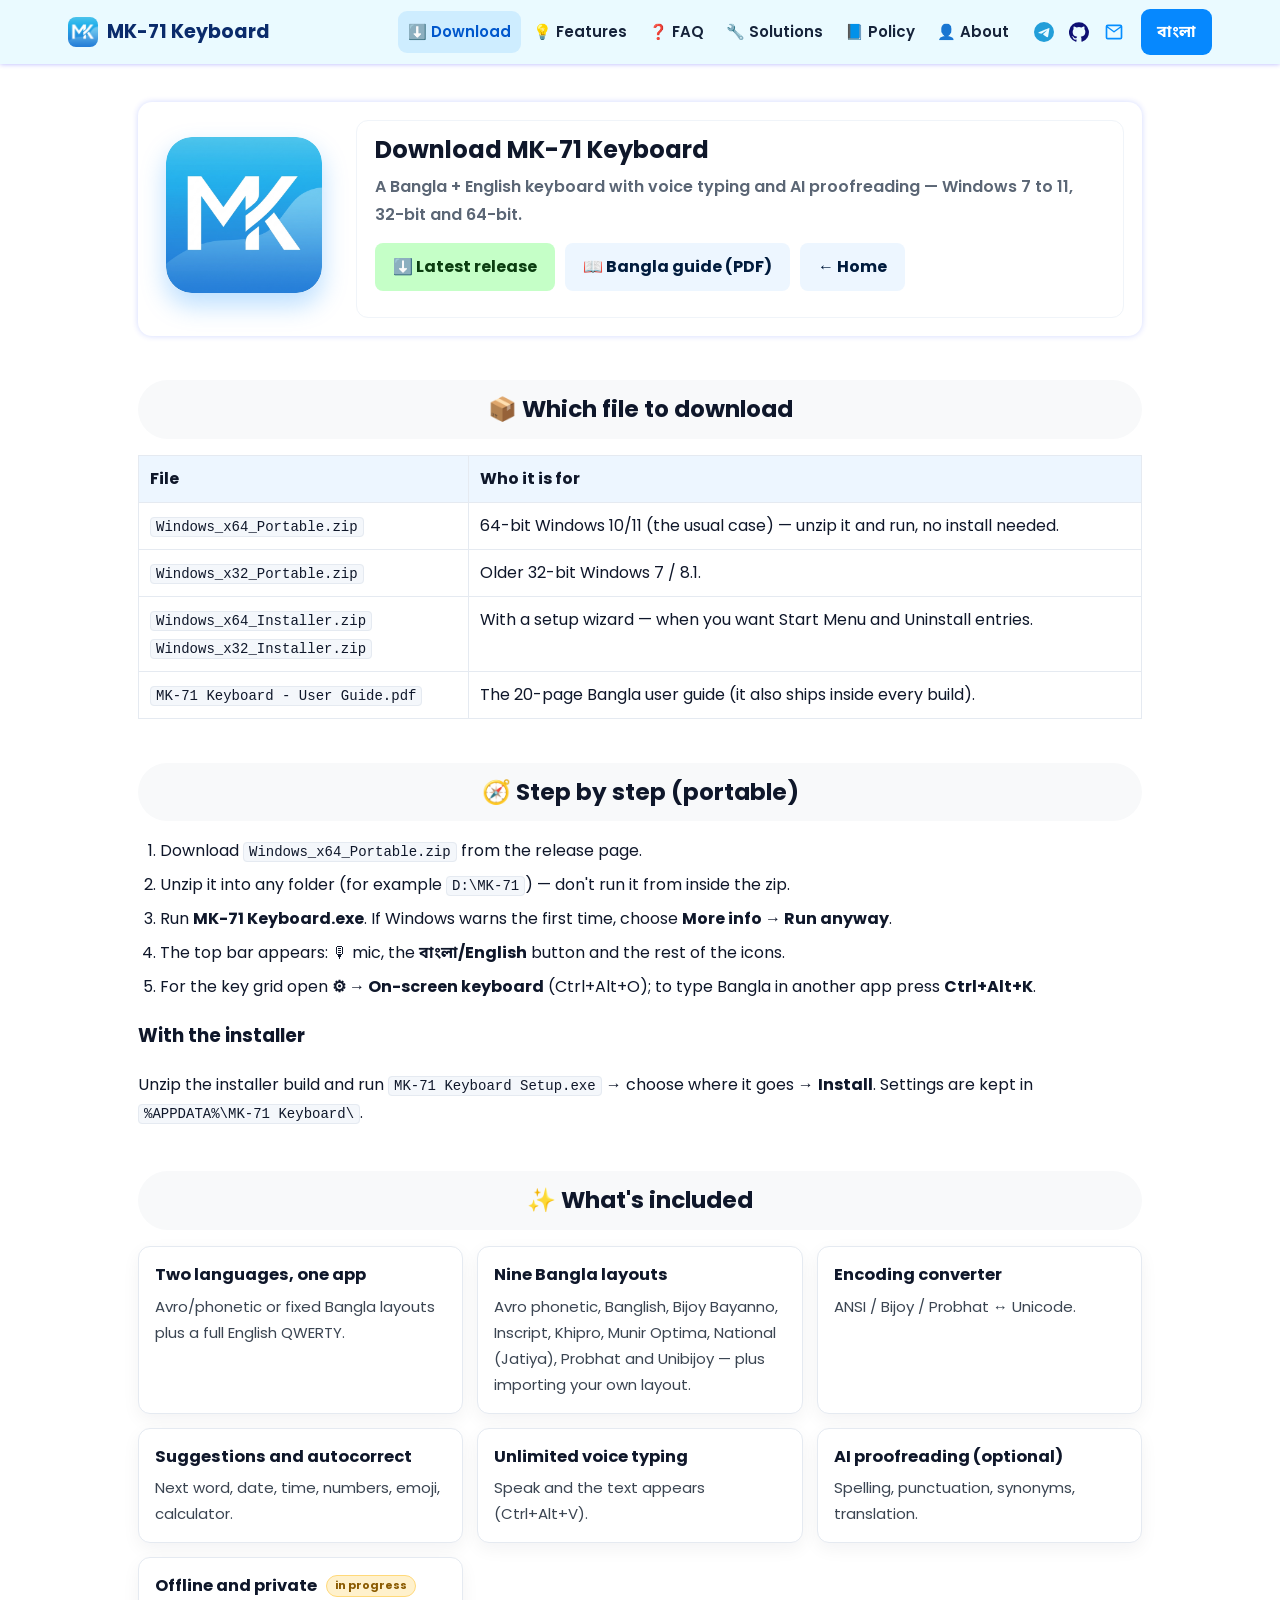
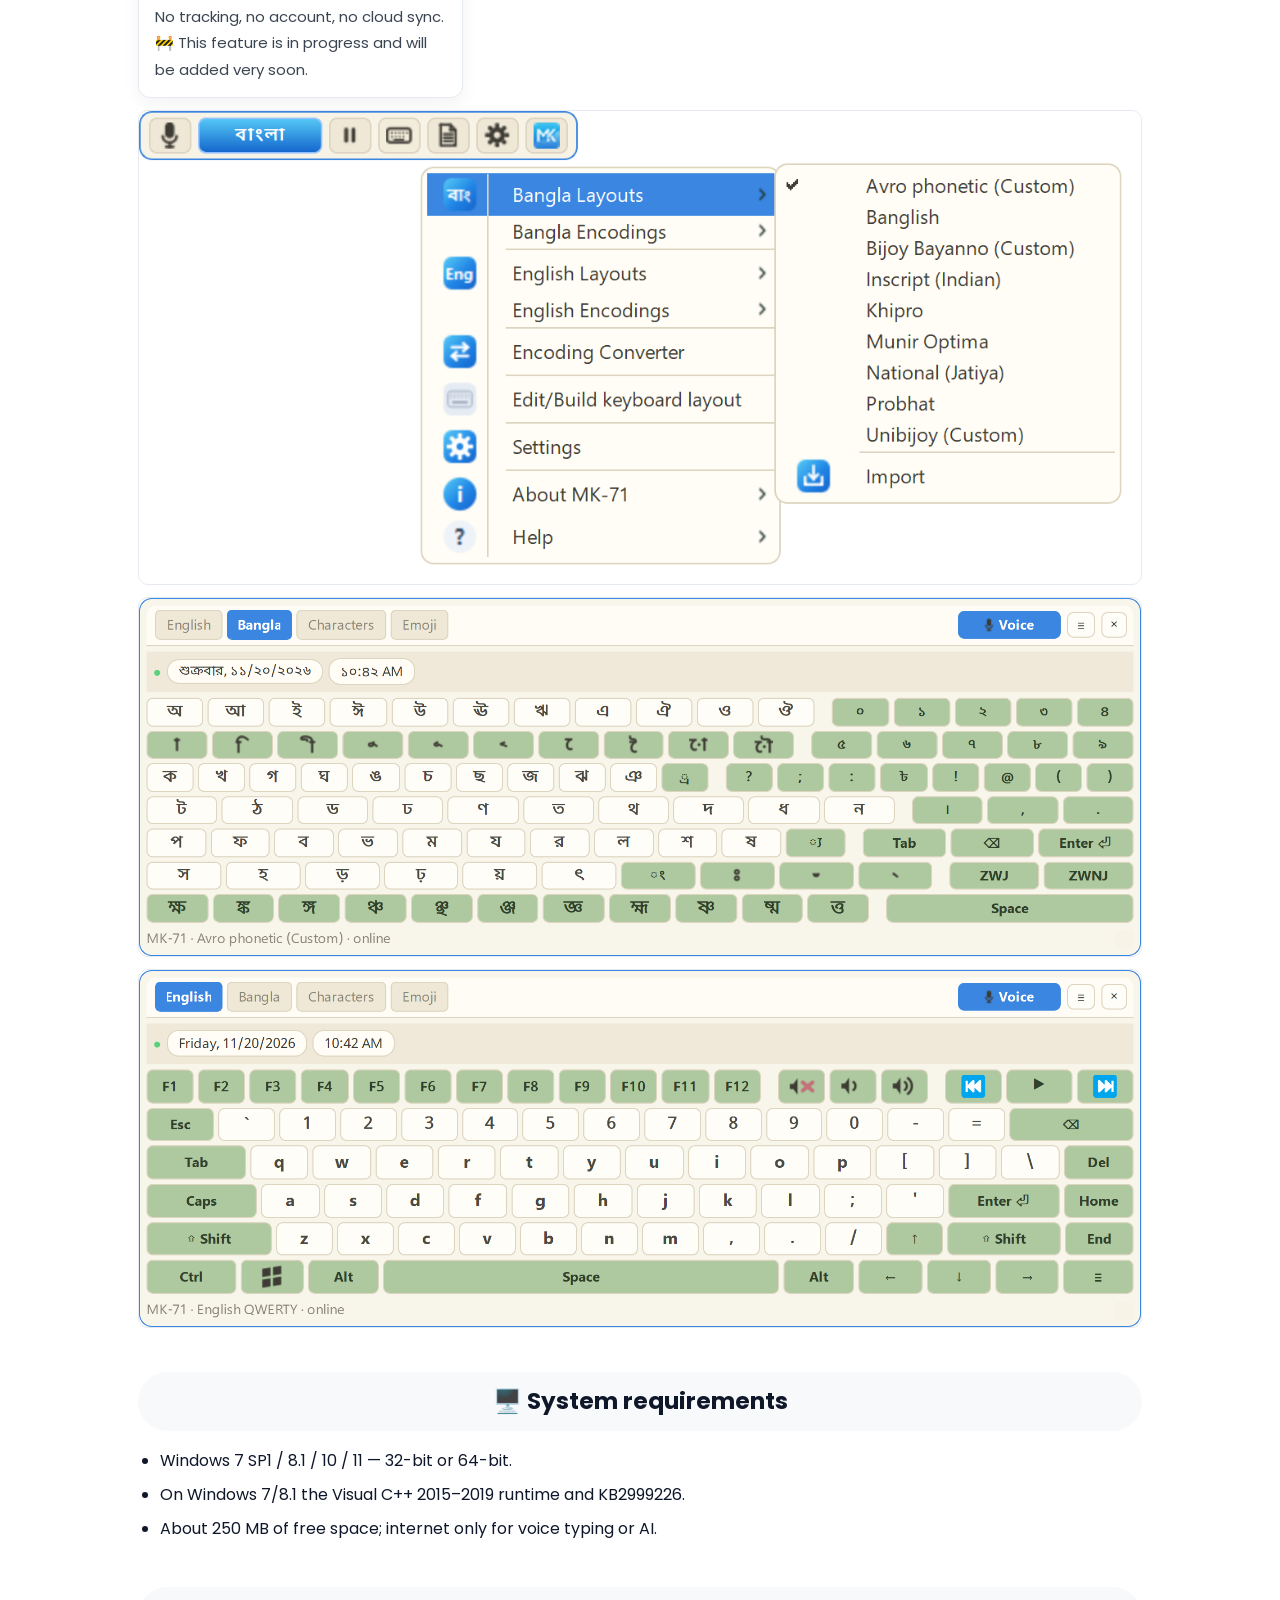
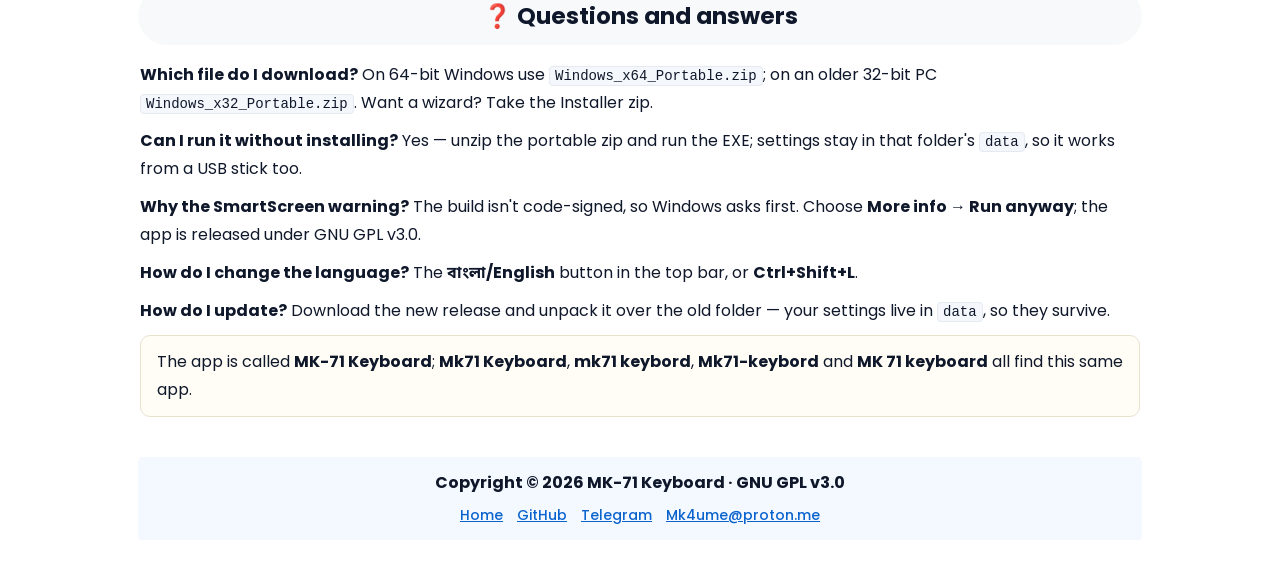
<file: docs/download.html>
<!DOCTYPE html>
<html lang="bn">
<head>
<meta charset="utf-8">
<script>document.documentElement.classList.add("lang-loading");</script>
<meta name="viewport" content="width=device-width, initial-scale=1">
<title>MK-71 Keyboard ডাউনলোড — Windows ৭/১০/১১ (৩২ ও ৬৪-বিট) | Mk71 Keyboard</title>
<meta name="description" content="MK-71 Keyboard (Mk71 Keyboard / mk71-keybord) ফ্রি ডাউনলোড — Windows 7, 8.1, 10, 11-এর জন্য বাংলা ও English কিবোর্ড। ৬৪-বিট ও ৩২-বিট পোর্টেবল জিপ, ইনস্টলার, ধাপে ধাপে সেটআপ ও সাধারণ সমস্যার সমাধান।">
<meta name="keywords" content="MK-71 Keyboard download, Mk71 Keyboard, mk71 keyboard download, mk71-keybord, বাংলা কিবোর্ড ডাউনলোড, Bangla keyboard for Windows, Bengali keyboard download, Avro alternative, Bijoy 52, ভয়েস টাইপিং">
<meta name="robots" content="index,follow,max-image-preview:large">
<link rel="canonical" href="https://mk4u-me.github.io/mk71-keyboard/download.html">
<link rel="icon" href="https://mk4u-me.github.io/mk71-keyboard/favicon.ico" sizes="any">
<link rel="icon" type="image/png" sizes="48x48" href="https://mk4u-me.github.io/mk71-keyboard/img/favicon-48.png">
<link rel="icon" type="image/png" sizes="96x96" href="https://mk4u-me.github.io/mk71-keyboard/img/favicon-96.png">
<link rel="icon" type="image/png" sizes="192x192" href="https://mk4u-me.github.io/mk71-keyboard/img/favicon-192.png">
<link rel="apple-touch-icon" href="https://mk4u-me.github.io/mk71-keyboard/img/favicon-192.png">
<meta property="og:type" content="article">
<meta property="og:site_name" content="MK-71 Keyboard">
<meta property="og:title" content="MK-71 Keyboard ডাউনলোড — Windows ৩২ ও ৬৪-বিট">
<meta property="og:description" content="কোন ফাইল নামাবেন, কীভাবে চালাবেন, আর সমস্যা হলে কী করবেন — বাংলায় ধাপে ধাপে।">
<meta property="og:url" content="https://mk4u-me.github.io/mk71-keyboard/download.html">
<meta property="og:image" content="https://mk4u-me.github.io/mk71-keyboard/screenshots/keyboard-bangla.png">
<meta name="twitter:card" content="summary_large_image">
<script type="application/ld+json">
{
  "@context": "https://schema.org",
  "@type": "BreadcrumbList",
  "itemListElement": [
    { "@type": "ListItem", "position": 1, "name": "MK-71 Keyboard", "item": "https://mk4u-me.github.io/mk71-keyboard/" },
    { "@type": "ListItem", "position": 2, "name": "ডাউনলোড", "item": "https://mk4u-me.github.io/mk71-keyboard/download.html" }
  ]
}
</script>
<script type="application/ld+json">
{
  "@context": "https://schema.org",
  "@type": "FAQPage",
  "mainEntity": [
    {
      "@type": "Question",
      "name": "MK-71 Keyboard কোন ফাইল নামাবো?",
      "acceptedAnswer": { "@type": "Answer", "text": "৬৪-বিট Windows-এর জন্য Windows_x64_Portable.zip, পুরোনো ৩২-বিট Windows 7/8.1-এর জন্য Windows_x32_Portable.zip। সেটআপ উইজার্ড চাইলে Windows_x64_Installer.zip বা Windows_x32_Installer.zip।" }
    },
    {
      "@type": "Question",
      "name": "ইনস্টল না করে চালানো যাবে?",
      "acceptedAnswer": { "@type": "Answer", "text": "হ্যাঁ। পোর্টেবল জিপটি যেকোনো ফোল্ডারে আনজিপ করে ভেতরের MK-71 Keyboard.exe চালালেই অ্যাপ শুরু হয়; সেটিংস ওই ফোল্ডারের data ফাইলে থাকে।" }
    },
    {
      "@type": "Question",
      "name": "Windows SmartScreen সতর্কতা দেখাচ্ছে কেন?",
      "acceptedAnswer": { "@type": "Answer", "text": "বিল্ডটি কোড-সাইন করা নয়, তাই Windows চিনতে চায়। More info → Run anyway চাপলেই চলে। অ্যাপটি ওপেন সোর্স (GNU GPL v3.0)।" }
    }
  ]
}
</script>
<link rel="preconnect" href="https://fonts.googleapis.com">
<link rel="preconnect" href="https://fonts.gstatic.com" crossorigin>
<link href="https://fonts.googleapis.com/css2?family=Poppins:wght@400;500;600;700&family=Noto+Sans+Bengali:wght@400;600;700&display=swap" rel="stylesheet">
<link rel="stylesheet" href="style.css?v=1.1.1">
</head>
<body>

<nav class="nav">
  <div class="bar">
    <a class="brand" href="index.html"><img src="img/icon.png" alt="MK-71 Keyboard" width="30" height="30"><strong>MK-71 Keyboard</strong></a>
    <button class="nav-toggle" id="navToggle" type="button" aria-label="মেনু" aria-controls="navLinks" aria-expanded="false">
      <svg viewBox="0 0 24 24" aria-hidden="true"><path d="M3 6h18v2H3V6zm0 5h18v2H3v-2zm0 5h18v2H3v-2z"/></svg>
    </button>
    <ul class="nav-links" id="navLinks">
      <li><a href="download.html" class="active" aria-current="page" data-en="⬇️ Download">⬇️ ডাউনলোড</a></li>
      <li><a href="index.html#features" data-en="💡 Features">💡 ফিচার</a></li>
      <li><a href="index.html#faq" data-en="❓ FAQ">❓ প্রশ্ন</a></li>
      <li><a href="index.html#solutions" data-en="🔧 Solutions">🔧 সমাধান</a></li>
      <li><a href="index.html#policy" data-en="📘 Policy">📘 নীতি</a></li>
      <li><a href="about.html" data-en="👤 About">👤 আমাদের সম্পর্কে</a></li>
      <li class="socials">
        <a href="https://t.me/mk4u71" target="_blank" rel="noopener" aria-label="Telegram" title="Telegram"><svg viewBox="0 0 24 24" style="fill:#229ED9" aria-hidden="true"><path d="M12 0a12 12 0 1 0 0 24 12 12 0 0 0 0-24zm5.9 7.2c.1 0 .3 0 .5.2.2.1.2.3.2.5l-.2.5-1.4 8.6c-.2.9-.5 1.2-.8 1.2-.7.1-1.2-.5-1.9-.9-1.1-.7-1.7-1.1-2.7-1.8-1.2-.8-.4-1.2.3-1.9.2-.2 3.2-3 3.3-3.2v-.2c0-.1-.2-.1-.2 0-.1 0-1.8 1.1-5.1 3.3-.5.3-.9.5-1.3.5-.4 0-1.3-.2-1.9-.4-.8-.2-1.4-.4-1.3-.8 0-.2.3-.4.9-.7 3.5-1.5 5.8-2.5 7-3 3.3-1.4 4-1.6 4.5-1.6z"/></svg></a>
        <a href="https://github.com/Mk4u-Me/mk71-keyboard" target="_blank" rel="noopener" aria-label="GitHub" title="GitHub"><svg viewBox="0 0 24 24" style="fill:#0e0f73" aria-hidden="true"><path d="M12 .3a12 12 0 0 0-3.8 23.4c.6.1.8-.3.8-.6v-2c-3.3.7-4-1.6-4-1.6-.5-1.4-1.3-1.8-1.3-1.8-1.1-.7.1-.7.1-.7 1.2.1 1.8 1.2 1.8 1.2 1.1 1.8 2.8 1.3 3.5 1 .1-.8.4-1.3.8-1.6-2.7-.3-5.5-1.3-5.5-5.9 0-1.3.5-2.4 1.2-3.2-.1-.3-.5-1.5.1-3.2 0 0 1-.3 3.3 1.2a11.5 11.5 0 0 1 6 0c2.3-1.5 3.3-1.2 3.3-1.2.6 1.7.2 2.9.1 3.2.8.8 1.2 1.9 1.2 3.2 0 4.6-2.8 5.6-5.5 5.9.4.4.8 1.1.8 2.2v3.3c0 .3.2.7.8.6A12 12 0 0 0 12 .3z"/></svg></a>
        <a href="mailto:Mk4ume@proton.me" aria-label="Email" title="Email"><svg viewBox="0 0 24 24" style="fill:#068eff" aria-hidden="true"><path d="M2 5.5A2.5 2.5 0 0 1 4.5 3h15A2.5 2.5 0 0 1 22 5.5v13a2.5 2.5 0 0 1-2.5 2.5h-15A2.5 2.5 0 0 1 2 18.5v-13zm2.2-.5 7.8 5.8L19.8 5H4.2zM20 6.9l-7.4 5.5a1 1 0 0 1-1.2 0L4 6.9v11.6c0 .3.2.5.5.5h15c.3 0 .5-.2.5-.5V6.9z"/></svg></a>
      </li>
      <li><button class="pill" id="langBtn" type="button">English</button></li>
    </ul>
  </div>
</nav>

<main class="wrap">

  <section class="hero">
    <div class="hero-logo">
      <a href="MK-71%20Keyboard%20-%20User%20Guide.pdf" target="_blank" rel="noopener" title="বাংলা ইউজার গাইড (PDF)">
        <img src="img/icon.png" alt="MK-71 Keyboard আইকন" width="156" height="156">
      </a>
    </div>
    <div class="card">
      <h1 data-en="Download MK-71 Keyboard">MK-71 Keyboard ডাউনলোড</h1>
      <p class="tagline" data-en="A Bangla + English keyboard with voice typing and AI proofreading — Windows 7 to 11, 32-bit and 64-bit.">বাংলা + English কিবোর্ড, ভয়েস টাইপিং ও AI প্রুফরিডিং — Windows ৭ থেকে ১১, ৩২ ও ৬৪-বিট।</p>
      <div class="btns">
        <a class="btn btn-installer" href="https://github.com/Mk4u-Me/mk71-keyboard/releases/latest" target="_blank" rel="noopener" data-en="⬇️ Latest release">⬇️ সর্বশেষ রিলিজ</a>
        <a class="btn btn-blue" href="MK-71%20Keyboard%20-%20User%20Guide.pdf" target="_blank" rel="noopener" data-en="📖 Bangla guide (PDF)">📖 বাংলা গাইড (PDF)</a>
        <a class="btn btn-blue" href="index.html" data-en="← Home">← মূল পেজ</a>
      </div>
    </div>
  </section>

  <h2 class="sec" data-en="📦 Which file to download">📦 কোন ফাইল নামাবেন</h2>
  <table class="files">
    <tr><th data-en="File">ফাইল</th><th data-en="Who it is for">কাদের জন্য</th></tr>
    <tr><td><code>Windows_x64_Portable.zip</code></td><td data-en="64-bit Windows 10/11 (the usual case) — unzip it and run, no install needed.">৬৪-বিট Windows ১০/১১ (সবচেয়ে সাধারণ) — আনজিপ করে চালান, ইনস্টল লাগে না।</td></tr>
    <tr><td><code>Windows_x32_Portable.zip</code></td><td data-en="Older 32-bit Windows 7 / 8.1.">পুরোনো ৩২-বিট Windows ৭ / ৮.১।</td></tr>
    <tr><td><code>Windows_x64_Installer.zip</code><br><code>Windows_x32_Installer.zip</code></td><td data-en="With a setup wizard — when you want Start Menu and Uninstall entries.">সেটআপ উইজার্ডসহ — Start Menu ও Uninstall এন্ট্রি চাইলে।</td></tr>
    <tr><td><code>MK-71 Keyboard - User Guide.pdf</code></td><td data-en="The 20-page Bangla user guide (it also ships inside every build).">২০ পৃষ্ঠার বাংলা ব্যবহার নির্দেশিকা (প্রতিটি বিল্ডের ভেতরেও থাকে)।</td></tr>
  </table>

  <h2 class="sec" data-en="🧭 Step by step (portable)">🧭 ধাপে ধাপে (পোর্টেবল)</h2>
  <ol class="steps">
    <li data-en="Download <code>Windows_x64_Portable.zip</code> from the release page.">রিলিজ পেজ থেকে <code>Windows_x64_Portable.zip</code> নামান।</li>
    <li data-en="Unzip it into any folder (for example <code>D:\MK-71</code>) — don't run it from inside the zip.">জিপটি যেকোনো ফোল্ডারে আনজিপ করুন (যেমন <code>D:\MK-71</code>) — জিপের ভেতরেই চালাবেন না।</li>
    <li data-en="Run <b>MK-71 Keyboard.exe</b>. If Windows warns the first time, choose <b>More info → Run anyway</b>.">ভেতরের <b>MK-71 Keyboard.exe</b> চালান। প্রথমবার Windows সতর্কতা দিলে <b>More info → Run anyway</b>।</li>
    <li data-en="The top bar appears: 🎙 mic, the <b>বাংলা/English</b> button and the rest of the icons.">উপরে টপ বার আসবে: 🎙 মাইক, <b>বাংলা/English</b> বাটন আর বাকি আইকন।</li>
    <li data-en="For the key grid open <b>⚙ → On-screen keyboard</b> (Ctrl+Alt+O); to type Bangla in another app press <b>Ctrl+Alt+K</b>.">টাইপ করতে <b>⚙ → On-screen keyboard</b> (Ctrl+Alt+O); অন্য অ্যাপে বাংলা লিখতে <b>Ctrl+Alt+K</b>।</li>
  </ol>

  <h3 data-en="With the installer">ইনস্টলার দিয়ে</h3>
  <p data-en="Unzip the installer build and run <code>MK-71 Keyboard Setup.exe</code> → choose where it goes → <b>Install</b>. Settings are kept in <code>%APPDATA%\MK-71 Keyboard\</code>.">ইনস্টলার জিপ আনজিপ করে <code>MK-71 Keyboard Setup.exe</code> চালান → কোথায় ইনস্টল হবে বেছে নিন → <b>Install</b>।
  সেটিংস থাকবে <code>%APPDATA%\MK-71 Keyboard\</code>-এ।</p>

  <h2 class="sec" id="features" data-en="✨ What's included">✨ যা যা আছে</h2>
  <div class="grid">
    <div class="tile"><h3 data-en="Two languages, one app">দুটো ভাষা, এক অ্যাপ</h3><p data-en="Avro/phonetic or fixed Bangla layouts plus a full English QWERTY.">Avro/ফোনেটিক ও ফিক্সড বাংলা লেআউট, পূর্ণ English QWERTY।</p></div>
    <div class="tile"><h3 data-en="Nine Bangla layouts">৯টি বাংলা লেআউট</h3><p data-en="Avro phonetic, Banglish, Bijoy Bayanno, Inscript, Khipro, Munir Optima, National (Jatiya), Probhat and Unibijoy — plus importing your own layout.">Avro phonetic, Banglish, Bijoy Bayanno, Inscript, Khipro, Munir Optima, National (Jatiya), Probhat, Unibijoy — সাথে নিজের লেআউট Import।</p></div>
    <div class="tile"><h3 data-en="Encoding converter">এনকোডিং কনভার্টার</h3><p data-en="ANSI / Bijoy / Probhat ↔ Unicode.">ANSI / Bijoy / Probhat ↔ Unicode।</p></div>
    <div class="tile"><h3 data-en="Suggestions and autocorrect">সাজেশন ও অটো-কারেকশন</h3><p data-en="Next word, date, time, numbers, emoji, calculator.">পরের শব্দ, তারিখ, সময়, সংখ্যা, ইমোজি, ক্যালকুলেটর।</p></div>
    <div class="tile"><h3 data-en="Unlimited voice typing">আনলিমিটেড ভয়েস টাইপিং</h3><p data-en="Speak and the text appears (Ctrl+Alt+V).">মাইকে বলুন, লেখা বসে যাবে (Ctrl+Alt+V)।</p></div>
    <div class="tile"><h3 data-en="AI proofreading (optional)">AI প্রুফরিডিং (ঐচ্ছিক)</h3><p data-en="Spelling, punctuation, synonyms, translation.">বানান-যতিচিহ্ন, সমার্থক শব্দ, অনুবাদ।</p></div>
    <div class="tile"><h3 data-en="Offline and private <span class='soon'>in progress</span>">অফলাইন ও প্রাইভেট <span class="soon">কাজ চলছে</span></h3><p data-en="No tracking, no account, no cloud sync. 🚧 This feature is in progress and will be added very soon.">কোনো ট্র্যাকিং, অ্যাকাউন্ট বা ক্লাউড সিঙ্ক নেই। 🚧 কাজ চলছে — ফিচারটি খুব শীঘ্রই যোগ করা হবে।</p></div>
  </div>

  <div class="shots">
    <img src="screenshots/layouts-menu.png" alt="MK-71 Keyboard — টপ বার ও বাংলা লেআউট মেনু (Avro, Bijoy Bayanno, Probhat, Unibijoy)" width="1224" height="578">
    <img src="screenshots/keyboard-bangla.png" alt="MK-71 Keyboard — বাংলা কিবোর্ড (Avro phonetic লেআউট)" width="1872" height="668">
    <img src="screenshots/keyboard-english.png" alt="MK-71 Keyboard — English QWERTY কিবোর্ড" width="1872" height="668">
  </div>

  <h2 class="sec" data-en="🖥️ System requirements">🖥️ সিস্টেম চাহিদা</h2>
  <ul class="steps">
    <li data-en="Windows 7 SP1 / 8.1 / 10 / 11 — 32-bit or 64-bit.">Windows 7 SP1 / 8.1 / 10 / 11 — ৩২ বা ৬৪-বিট।</li>
    <li data-en="On Windows 7/8.1 the Visual C++ 2015–2019 runtime and KB2999226.">Windows 7/8.1-এ Visual C++ 2015–2019 runtime + KB2999226।</li>
    <li data-en="About 250 MB of free space; internet only for voice typing or AI.">প্রায় ২৫০ MB ফাঁকা জায়গা; ইন্টারনেট শুধু ভয়েস বা AI ব্যবহার করলে।</li>
  </ul>

  <h2 class="sec" data-en="❓ Questions and answers">❓ প্রশ্ন ও উত্তর</h2>
  <div class="body-box">
    <p data-en="<b>Which file do I download?</b> On 64-bit Windows use <code>Windows_x64_Portable.zip</code>; on an older 32-bit PC
    <code>Windows_x32_Portable.zip</code>. Want a wizard? Take the Installer zip."><b>কোন ফাইল নামাবো?</b> ৬৪-বিট Windows-এ <code>Windows_x64_Portable.zip</code>; পুরোনো ৩২-বিটে
    <code>Windows_x32_Portable.zip</code>। উইজার্ডসহ চাইলে Installer জিপ।</p>
    <p data-en="<b>Can I run it without installing?</b> Yes — unzip the portable zip and run the EXE; settings stay in that folder's
    <code>data</code>, so it works from a USB stick too."><b>ইনস্টল না করে চালানো যাবে?</b> হ্যাঁ — পোর্টেবল জিপ আনজিপ করে EXE চালালেই হয়; সেটিংস ওই
    ফোল্ডারের <code>data</code>-তে থাকে, তাই পেনড্রাইভে নিয়েও ব্যবহার করা যায়।</p>
    <p data-en="<b>Why the SmartScreen warning?</b> The build isn't code-signed, so Windows asks first. Choose <b>More info →
    Run anyway</b>; the app is released under GNU GPL v3.0."><b>SmartScreen সতর্কতা কেন?</b> বিল্ডটি কোড-সাইন করা নয়, তাই Windows চিনতে চায়। <b>More info →
    Run anyway</b> চাপলেই চলে; অ্যাপটি GNU GPL v3.0 লাইসেন্সে প্রকাশিত।</p>
    <p data-en="<b>How do I change the language?</b> The <b>বাংলা/English</b> button in the top bar, or <b>Ctrl+Shift+L</b>."><b>ভাষা কীভাবে বদলাবো?</b> টপ বারের <b>বাংলা/English</b> বাটন, অথবা <b>Ctrl+Shift+L</b>।</p>
    <p data-en="<b>How do I update?</b> Download the new release and unpack it over the old folder — your settings live in
    <code>data</code>, so they survive."><b>আপডেট কীভাবে?</b> নতুন রিলিজ এলে জিপটি আবার নামিয়ে আগের ফোল্ডারে বসিয়ে দিন — সেটিংস
    <code>data</code> ফোল্ডারে থাকায় হারায় না।</p>
    <p class="note" data-en="The app is called <b>MK-71 Keyboard</b>; <b>Mk71 Keyboard</b>, <b>mk71 keybord</b>,
    <b>Mk71-keybord</b> and <b>MK 71 keyboard</b> all find this same app.">অ্যাপের নাম <b>MK-71 Keyboard</b>; <b>Mk71 Keyboard</b>, <b>mk71 keybord</b>,
    <b>Mk71-keybord</b>, <b>MK 71 keyboard</b> — এই বানানগুলো দিয়েও একই অ্যাপ খোঁজা যায়।</p>
  </div>

  <footer class="footer">
    Copyright © 2026 MK-71 Keyboard · GNU GPL v3.0
    <div class="links">
      <a href="index.html" data-en="Home">মূল পেজ</a>
      <a href="https://github.com/Mk4u-Me/mk71-keyboard" target="_blank" rel="noopener">GitHub</a>
      <a href="https://t.me/mk4u71" target="_blank" rel="noopener">Telegram</a>
      <a href="mailto:Mk4ume@proton.me">Mk4ume@proton.me</a>
    </div>
  </footer>

</main>

<script>
document.getElementById('navToggle').addEventListener('click', function () {
  var links = document.getElementById('navLinks');
  var open = links.classList.toggle('open');
  this.setAttribute('aria-expanded', open ? 'true' : 'false');
});

// English is the page people land on; বাংলা is one click away. The text in
// the HTML stays Bangla for search results and for browsers without
// JavaScript, and this swaps it as the page loads.
var langBtn = document.getElementById('langBtn');
var lang = 'en';

function applyLanguage(next) {
  lang = next === 'bn' ? 'bn' : 'en';
  document.documentElement.lang = lang;
  document.querySelectorAll('[data-en]').forEach(function (el) {
    if (!el.dataset.bn) el.dataset.bn = el.innerHTML;
    el.innerHTML = lang === 'en' ? el.dataset.en : el.dataset.bn;
  });
  langBtn.textContent = lang === 'bn' ? 'English' : 'বাংলা';
}

function rememberedLanguage() {
  try { return localStorage.getItem('mk71-lang'); } catch (e) { return null; }
}

try {
  // A visitor who picked বাংলা stays in Bangla on the next visit.
  applyLanguage(rememberedLanguage() === 'bn' ? 'bn' : 'en');
} finally {
  document.documentElement.classList.remove('lang-loading');
}

langBtn.addEventListener('click', function () {
  applyLanguage(lang === 'bn' ? 'en' : 'bn');
  try { localStorage.setItem('mk71-lang', lang); } catch (e) {}
});
</script>
</body>
</html>
</file>
<file: docs/style.css>
@charset "utf-8";
/* MK-71 Keyboard — site theme */

:root {
  --blue: #0688fe;
  --blue-deep: #0057cc;
  --ink: #0f172a;
  --muted: #5b6675;
  --nav-bg: #eafaff;
  --glow: rgba(0, 43, 255, .18);
  --line: #e5eaf1;
  --pill: #f8f9fa;
  --green: #c5ffc7;
  --green-hover: #a9f8ad;
  --green-ink: #0b3d10;
  --softblue: #edf6ff;
  --softblue-ink: #001b3d;
  --footer: #f3f9ff;
}

* { box-sizing: border-box; }

html { scroll-behavior: smooth; scroll-padding-top: 96px; }

body {
  margin: 0;
  padding-top: 76px;
  color: var(--ink);
  background: #fff;
  font-family: "Poppins", "Nirmala UI", "Noto Sans Bengali", "Segoe UI", sans-serif;
  line-height: 1.75;
  -webkit-text-size-adjust: 100%;
}

body.modal-open { overflow: hidden; }
/* The page is Bangla in the HTML and is swapped to English as it loads:
   hiding it for those few milliseconds stops the Bangla text flashing up. */
html.lang-loading body { visibility: hidden; }
a { color: #0b63ce; }
img { max-width: 100%; height: auto; }

.wrap { max-width: 1040px; margin: 0 auto; padding: 0 18px; }

/* ---------- navbar ---------- */
.nav {
  position: fixed;
  inset: 0 0 auto 0;
  z-index: 60;
  background: var(--nav-bg);
  box-shadow: 0 0 5px rgba(0, 4, 255, .3);
}
.nav .bar {
  max-width: 1180px;
  margin: 0 auto;
  padding: 9px 18px;
  display: flex;
  align-items: center;
  gap: 10px;
  flex-wrap: wrap;
}
.brand {
  display: inline-flex;
  align-items: center;
  gap: 9px;
  text-decoration: none;
  color: #0a2b6b;
  font-size: 19px;
}
.brand img { width: 30px; height: 30px; border-radius: 8px; display: block; }
.nav-toggle {
  display: none;
  margin-left: auto;
  background: #fff;
  border: 1px solid var(--line);
  border-radius: 9px;
  padding: 6px 9px;
  cursor: pointer;
}
.nav-toggle svg { width: 20px; height: 20px; fill: #0a2b6b; display: block; }
.nav-links {
  list-style: none;
  margin: 0 0 0 auto;
  padding: 0;
  display: flex;
  align-items: center;
  gap: 2px;
}
.nav-links a {
  display: inline-flex;
  align-items: center;
  gap: 6px;
  padding: 8px 10px;
  border-radius: 9px;
  color: #16233a;
  font-size: 15px;
  font-weight: 600;
  text-decoration: none;
}
.nav-links a:hover { background: rgba(6, 136, 254, .12); color: var(--blue-deep); }
.nav-links a.active { background: rgba(6, 136, 254, .12); color: var(--blue-deep); }
.socials { display: flex; align-items: center; gap: 1px; margin-left: 6px; }
.socials a { padding: 7px; }
.socials svg { width: 20px; height: 20px; display: block; fill: currentColor; }
.pill {
  margin-left: 8px;
  border: 0;
  border-radius: 9px;
  background: var(--blue);
  color: #fff;
  font: inherit;
  font-weight: 700;
  padding: 9px 16px;
  cursor: pointer;
}
.pill:hover { background: var(--blue-deep); }

/* ---------- hero ---------- */
.hero {
  display: flex;
  align-items: center;
  gap: 24px;
  margin-top: 26px;
  padding: 18px;
  border-radius: 14px;
  box-shadow: 0 0 6px var(--glow);
}
.hero-logo { flex: 0 0 176px; display: flex; justify-content: center; }
.hero-logo img {
  width: 156px;
  height: 156px;
  border-radius: 26px;
  box-shadow: 0 12px 26px rgba(6, 136, 254, .28);
}
.card {
  flex: 1 1 380px;
  border: 1px solid #f0f4f9;
  border-radius: 12px;
  padding: 8px 18px 16px;
}
.card h1 { font-size: 1.5rem; margin: 0 0 2px; }
.card h1 .ver { color: var(--blue-deep); }
.tagline { margin: 0 0 8px; color: var(--muted); font-weight: 600; }
.btns { display: flex; flex-wrap: wrap; gap: 10px; margin: 14px 0 10px; }
.btn {
  display: inline-flex;
  align-items: center;
  gap: 8px;
  border: 0;
  border-radius: 8px;
  padding: 10px 18px;
  font: inherit;
  font-weight: 700;
  text-decoration: none;
  cursor: pointer;
}
.btn-installer { background: var(--green); color: var(--green-ink); }
.btn-installer:hover { background: var(--green-hover); }
.btn-blue { background: var(--softblue); color: var(--softblue-ink); }
.btn-blue:hover { background: #d9ecff; }
.btn.alt { background: #fff; color: var(--blue-deep); border: 1px solid #b9d7f7; }
.btn.alt:hover { background: #f2f8ff; }
.btn-grey { background: #e2e8f0; color: #1f2937; }
.btn-grey:hover { background: #cfd8e3; }
.mini { margin: 0; font-size: 14px; color: var(--muted); }

/* ---------- sections ---------- */
.sec {
  text-align: center;
  background: var(--pill);
  border-radius: 34px;
  padding: 9px 16px;
  margin: 44px 0 16px;
  font-size: 1.45rem;
}
.body-box { padding: 0 2px; }
.body-box p { margin: 10px 0; }

.grid { display: grid; grid-template-columns: repeat(auto-fit, minmax(250px, 1fr)); gap: 14px; }
.tile {
  background: #fff;
  border: 1px solid var(--line);
  border-radius: 12px;
  padding: 14px 16px;
  box-shadow: 0 6px 18px rgba(17, 24, 39, .05);
}
.tile h3 { margin: 0 0 4px; font-size: 1.02rem; }
.tile p { margin: 0; color: #3b4552; font-size: 15px; }
.soon {
  display: inline-block;
  margin-left: 6px;
  padding: 0 8px;
  font-size: 11px;
  font-weight: 700;
  color: #8a5a00;
  background: #fff1cc;
  border: 1px solid #ffd97a;
  border-radius: 999px;
  vertical-align: middle;
  white-space: nowrap;
}

/* ---------- faq ---------- */
.faq { margin-top: 6px; }
.faq-item { border-bottom: 1px solid #dde3ea; padding: 8px 0; }
.faq-q {
  width: 100%;
  display: flex;
  align-items: center;
  justify-content: space-between;
  gap: 12px;
  text-align: left;
  font: inherit;
  font-weight: 700;
  color: var(--ink);
  background: rgba(0, 0, 0, .03);
  border: 1px solid rgba(0, 0, 0, .06);
  border-radius: 7px;
  padding: 12px 16px;
  cursor: pointer;
}
.faq-q:hover { color: var(--blue-deep); }
.faq-q::after { content: "+"; font-size: 19px; line-height: 1; color: var(--blue); }
.faq-item.open .faq-q::after { content: "–"; }
.faq-a { max-height: 0; overflow: hidden; transition: max-height .35s ease; }
.faq-item.open .faq-a { max-height: 560px; }
.faq-a p { margin: 0; padding: 10px 16px 4px; color: #3b4552; }

/* ---------- notes / lists ---------- */
.note { background: #fffdf5; border: 1px solid #e8e1cd; border-radius: 10px; padding: 12px 16px; }
.steps { padding-left: 22px; margin: 10px 0; }
.steps li { margin: 6px 0; }
.policy p { margin: 10px 0; }
table.files { border-collapse: collapse; width: 100%; margin: 10px 0; }
table.files th, table.files td { border: 1px solid var(--line); padding: 9px 11px; text-align: left; vertical-align: top; }
table.files th { background: var(--softblue); }
code {
  background: #f4f7fb;
  border: 1px solid var(--line);
  border-radius: 4px;
  padding: 1px 5px;
  font-size: 14px;
}
/* Screenshots are 2x captures: showing them at their own size keeps the text
   sharp, where stretching them to the column width only added blur. */
.shots img { display: block; width: auto; max-width: 100%; height: auto; border: 1px solid var(--line); border-radius: 10px; margin: 12px auto; }
.shots img.shot-left { margin: 12px 0; }

/* ---------- modal ---------- */
.modal {
  position: fixed;
  inset: 0;
  z-index: 100;
  display: none;
  padding: 18px;
  overflow: auto;
  background: rgba(15, 23, 42, .45);
}
.modal.open { display: block; }
.modal-box {
  max-width: 640px;
  margin: 30px auto;
  background: var(--softblue);
  border-radius: 14px;
  padding: 18px 22px 22px;
  box-shadow: 0 4px 8px rgba(0, 0, 0, .2), 0 6px 20px rgba(0, 0, 0, .19);
}
.modal-box h2 {
  margin: 0 0 14px;
  text-align: center;
  font-size: 1.05rem;
  background: #dbe9ff;
  border-radius: 47px;
  padding: 10px 12px;
}
.modal-box p { margin: 8px 0; }
.ack { display: flex; align-items: flex-start; gap: 9px; margin: 14px 0; cursor: pointer; }
.ack input { width: 18px; height: 18px; margin: 4px 0 0; }
.modal-btns { display: flex; flex-wrap: wrap; gap: 10px; }
.dl-link.disabled { opacity: .45; pointer-events: none; }

/* ---------- footer ---------- */
.footer {
  text-align: center;
  font-weight: 700;
  background: var(--footer);
  border-radius: 4px;
  padding: 12px 16px;
  margin: 40px 0 26px;
}
.footer .links {
  display: flex;
  flex-wrap: wrap;
  gap: 4px 14px;
  justify-content: center;
  margin-top: 6px;
  font-weight: 500;
  font-size: 14px;
}

/* ---------- small screens ---------- */
@media (max-width: 900px) {
  body { padding-top: 68px; }
  .nav-toggle { display: block; }
  .nav-links {
    display: none;
    width: 100%;
    flex-direction: column;
    align-items: stretch;
    gap: 2px;
    margin: 2px 0 0;
    padding: 6px 0 8px;
  }
  .nav-links.open { display: flex; }
  .nav-links a { padding: 10px 12px; }
  .socials { margin-left: 0; padding: 4px 2px; }
  .pill { margin: 6px 0 0; width: 100%; }
  .hero { flex-direction: column; }
  .hero-logo { flex: 0 0 auto; }
  .sec { font-size: 1.25rem; }
}

/* ---------- about page ---------- */
body.about {
  background:
    radial-gradient(620px 380px at 88% 4%, rgba(6, 136, 254, .10), transparent 70%),
    radial-gradient(520px 360px at 4% 22%, rgba(6, 136, 254, .08), transparent 72%),
    linear-gradient(180deg, #f6fbff, #eff8ff 45%, #fff);
}
.about-page { max-width: 1280px; }
.about-head { text-align: center; margin: 30px 0 24px; }
.about-head h1 {
  display: flex;
  align-items: center;
  justify-content: center;
  gap: 20px;
  margin: 0;
  font-size: 2.6rem;
  line-height: 1.25;
  color: #1d4ed8;
}
.about-head h1::before,
.about-head h1::after {
  content: "";
  height: 3px;
  width: 150px;
  border-radius: 3px;
  background: linear-gradient(90deg, transparent, #7fb6f2);
  flex: 1 1 auto;
  max-width: 170px;
}
.about-head h1::after { background: linear-gradient(90deg, #7fb6f2, transparent); }
.about-head p { margin: 6px 0 0; color: #4b6b8a; font-size: 1.05rem; }

.about-card {
  display: grid;
  grid-template-columns: 260px minmax(0, 1fr) 300px;
  gap: 26px;
  align-items: start;
  padding: 22px;
  background: #fff;
  border: 1px solid #dbe8f7;
  border-radius: 20px;
  box-shadow: 0 18px 46px rgba(6, 136, 254, .12);
}
.about-photo {
  position: relative;
  align-self: stretch;
  min-height: 240px;
  border: 2px solid #b9dcff;
  border-radius: 16px;
  overflow: hidden;
  background: var(--softblue);
  box-shadow: 0 10px 24px rgba(6, 136, 254, .16);
}
/* The photo is laid over the frame instead of setting its height, so it ends
   level with the text beside it instead of running past the last line. */
.about-photo img {
  position: absolute;
  inset: 0;
  width: 100%;
  height: 100%;
  object-fit: contain;
  object-position: center;
}
.about-body h2 { margin: 2px 0 10px; font-size: 1.65rem; line-height: 1.35; color: #0b2b6b; }
.about-body h2 .hl { color: var(--blue); }
.about-body h3 { margin: 18px 0 8px; font-size: 1.3rem; color: #0b2b6b; }
.about-body p { margin: 0 0 10px; }
.voice-pill {
  display: inline-flex;
  align-items: center;
  gap: 8px;
  padding: 4px 14px;
  border-radius: 12px;
  border: 1px solid #b9dcff;
  background: linear-gradient(180deg, #eaf5ff, #d7e9ff);
  color: #0b57b8;
  font-weight: 700;
  box-shadow: 0 2px 6px rgba(6, 136, 254, .14);
}
.mission {
  align-self: start;
  padding: 16px 18px;
  border-radius: 16px;
  border: 1px solid #cfe4ff;
  background: linear-gradient(180deg, #e9f4ff, #dbeaff);
}
.mission h3 { margin: 0 0 10px; font-size: 1.2rem; color: #1d4ed8; display: flex; align-items: center; gap: 8px; }
.mission p { margin: 0; font-size: .95rem; color: #33415c; }

.thanks {
  display: flex;
  align-items: center;
  gap: 22px;
  margin-top: 20px;
  padding: 18px 24px;
  border-radius: 18px;
  border: 1px solid #cfe4ff;
  background: linear-gradient(90deg, #e9f4ff, #dcecff);
  box-shadow: 0 10px 28px rgba(6, 136, 254, .10);
}
.thanks-icon { font-size: 2.6rem; line-height: 1; }
.thanks h2 { margin: 0 0 4px; font-size: 1.5rem; color: #1d4ed8; }
.thanks p { margin: 0; font-size: .95rem; }
.sign { margin-left: auto; text-align: right; }
.sign .sig {
  display: block;
  font-family: "Segoe Script", "Brush Script MT", cursive;
  font-size: 1.7rem;
  line-height: 1.3;
  white-space: nowrap;
  color: #0b3fa0;
}
.sign small { display: block; font-weight: 700; font-size: .85rem; color: #16233a; white-space: nowrap; }

.contact-strip {
  display: flex;
  align-items: center;
  gap: 16px;
  flex-wrap: wrap;
  margin: 16px 0 26px;
  padding: 12px 22px;
  border-radius: 16px;
  border: 1px solid #dbe8f7;
  background: #fff;
  box-shadow: 0 10px 30px rgba(6, 136, 254, .08);
}
.contact-strip a { display: inline-flex; align-items: center; gap: 9px; font-weight: 600; color: #16233a; text-decoration: none; }
.contact-strip a:hover { color: var(--blue-deep); }
.contact-strip .sep { width: 1px; height: 26px; background: #dbe8f7; }
.contact-strip .connect {
  margin-left: auto;
  padding: 10px 22px;
  border-radius: 30px;
  background: var(--blue);
  color: #fff;
  font-weight: 700;
  box-shadow: 0 8px 18px rgba(6, 136, 254, .28);
}
.contact-strip .connect:hover { background: var(--blue-deep); color: #fff; }

@media (max-width: 1000px) {
  .about-card { grid-template-columns: 240px minmax(0, 1fr); }
  .mission { grid-column: 1 / -1; }
}
@media (max-width: 760px) {
  .about-head h1 { font-size: 2rem; }
  .about-head h1::before, .about-head h1::after { max-width: 48px; }
  .about-card { grid-template-columns: 1fr; padding: 18px; }
  .about-photo { align-self: start; max-width: 260px; aspect-ratio: 3 / 4; }
  .about-body h2 { font-size: 1.45rem; }
  .thanks { flex-direction: column; align-items: flex-start; gap: 12px; }
  .sign { margin-left: 0; text-align: left; }
  .contact-strip { flex-direction: column; align-items: flex-start; }
  .contact-strip .sep { display: none; }
  .contact-strip .connect { margin-left: 0; }
}
</file>
